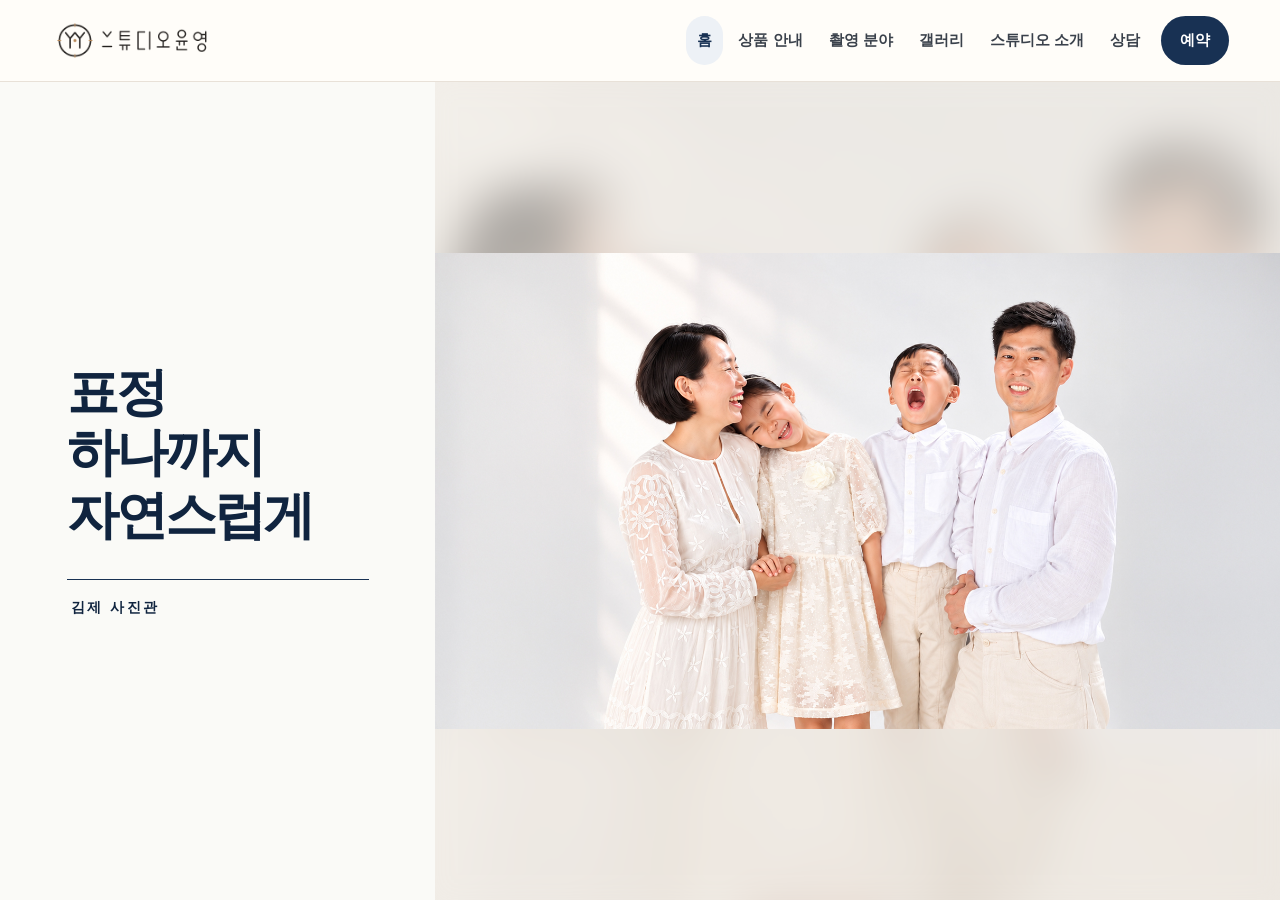
<file: index.html>
<!doctype html>
<html lang="ko"><head>
  <meta charset="utf-8">
  <meta name="viewport" content="width=device-width,initial-scale=1">
  <title>표정 하나까지 자연스럽게 | 김제 사진관 스튜디오윤영</title>
  <meta name="description" content="증명사진·가족사진·프로필·반려동물사진까지, 소중한 순간을 자연스럽게 담는 김제 사진관 스튜디오윤영. 전화 상담과 촬영 날짜 예약 안내.">
  <meta name="robots" content="index,follow,max-image-preview:large">
  <link rel="canonical" href="https://studioyunyoung.com/">
  <meta property="og:title" content="표정 하나까지 자연스럽게, 김제 사진관 스튜디오윤영">
  <meta property="og:description" content="증명사진·가족사진·프로필·반려동물사진까지, 소중한 순간을 자연스럽게 담습니다. 지금 예약을 확인해보세요.">
  <meta property="og:type" content="website">
  <meta property="og:locale" content="ko_KR">
  <meta property="og:site_name" content="스튜디오윤영">
  <meta property="og:url" content="https://studioyunyoung.com/">
  <meta property="og:image" content="https://studioyunyoung.com/images/studio-yunyoung-og.jpg">
  <meta name="twitter:card" content="summary_large_image">
  <meta name="google-site-verification" content="3kci3EjsQN4Li2JNepn-wBE82JC1G_40nreCyYBbJPE">
  <meta name="naver-site-verification" content="561d29f0ad406aca22799c77ac0c1b905d959509">
  <meta name="theme-color" content="#183153">
  <link rel="icon" href="/images/photo-001.webp">
  <link rel="stylesheet" href="/css/style-12.css?v=20260924-1">
  <script type="application/ld+json">{"@context":"https://schema.org","@type":"LocalBusiness","name":"스튜디오윤영","description":"김제시 중앙로 138, 2층 스튜디오윤영. 가족사진, 프로필, 반려동물사진, 증명사진 촬영 안내.","telephone":"010-2872-0100","address":{"@type":"PostalAddress","streetAddress":"중앙로 138, 2층","addressLocality":"김제시","addressRegion":"전북특별자치도","addressCountry":"KR"},"sameAs":["https://www.instagram.com/studio_yunyoung","https://pf.kakao.com/_uxjmls"],"openingHoursSpecification":{"@type":"OpeningHoursSpecification","dayOfWeek":["Monday","Wednesday","Thursday","Friday","Saturday","Sunday"],"opens":"10:00","closes":"20:00"},"url":"https://studioyunyoung.com/"}</script>
</head>
<body class="home-page">
  <a class="skip-link" href="#content">본문으로 바로가기</a>
  <header class="site-header home-header">
    <a class="brand-logo" href="/" aria-label="스튜디오윤영 홈"><img src="/images/photo-002.webp" width="1600" height="440" alt="스튜디오윤영"></a>
    <button class="menu-toggle" type="button" aria-controls="main-nav" aria-expanded="false">☰ 메뉴</button>
    <nav class="main-nav" id="main-nav" aria-label="주요 메뉴">
      <a href="/" aria-current="page">홈</a><a href="/price/">상품 안내</a><a href="/services/">촬영 분야</a><a href="/portfolio/">갤러리</a><a href="/about/">스튜디오 소개</a><a href="/consult/">상담</a>
      <a class="nav-book" href="https://m.booking.naver.com/booking/10/bizes/551021?theme=place&amp;entry=pll&amp;lang=ko" target="_blank" rel="noopener noreferrer">예약</a>
    </nav>
  </header>
  <main class="site-main" id="content">
    <section class="minimal-hero" aria-labelledby="hero-title">
      <div class="minimal-hero-copy">
        <h1 id="hero-title">표정 하나까지 <span>자연스럽게</span></h1>
        <p>김제 사진관</p>
      </div>
      <div class="minimal-hero-photo" data-home-slider="" aria-label="스튜디오윤영 대표사진 자동 슬라이드">
        <figure class="home-slide active" aria-hidden="false"><img class="home-slide-backdrop" src="/images/home-slide-1790221823237.jpg" width="1600" height="900" alt="" aria-hidden="true"><img class="home-slide-image" src="/images/home-slide-1790221823237.jpg" width="1600" height="900" alt="스튜디오윤영 대표 촬영사진 10"></figure>
        <figure class="home-slide" aria-hidden="true">
          <img class="home-slide-backdrop" src="/images/photo-004.webp" width="1600" height="900" alt="" aria-hidden="true">
          <img class="home-slide-image" src="/images/photo-004.webp" width="1600" height="900" alt="스튜디오윤영 대표 촬영사진 2">
        </figure>
        <figure class="home-slide" aria-hidden="true">
          <img class="home-slide-backdrop" src="/images/photo-009.webp" width="1600" height="900" alt="" aria-hidden="true">
          <img class="home-slide-image" src="/images/photo-009.webp" width="1600" height="900" alt="스튜디오윤영 대표 촬영사진 7">
        </figure><figure class="home-slide" aria-hidden="true">
          <img class="home-slide-backdrop" src="/images/photo-005.webp" width="1600" height="900" alt="" aria-hidden="true">
          <img class="home-slide-image" src="/images/photo-005.webp" width="1600" height="900" alt="스튜디오윤영 대표 촬영사진 3">
        </figure>
        <figure class="home-slide" aria-hidden="true">
          <img class="home-slide-backdrop" src="/images/photo-006.webp" width="1600" height="900" alt="" aria-hidden="true">
          <img class="home-slide-image" src="/images/photo-006.webp" width="1600" height="900" alt="스튜디오윤영 대표 촬영사진 4">
        </figure>
        <figure class="home-slide" aria-hidden="true">
          <img class="home-slide-backdrop" src="/images/photo-010.webp" width="1600" height="900" alt="" aria-hidden="true">
          <img class="home-slide-image" src="/images/photo-010.webp" width="1600" height="900" alt="스튜디오윤영 대표 촬영사진 8">
        </figure><figure class="home-slide" aria-hidden="true">
          <img class="home-slide-backdrop" src="/images/photo-007.webp" width="1600" height="900" alt="" aria-hidden="true">
          <img class="home-slide-image" src="/images/photo-007.webp" width="1600" height="900" alt="스튜디오윤영 대표 촬영사진 5">
        </figure>
        <figure class="home-slide" aria-hidden="true">
          <img class="home-slide-backdrop" src="/images/photo-008.webp" width="1600" height="900" alt="" aria-hidden="true">
          <img class="home-slide-image" src="/images/photo-008.webp" width="1600" height="900" alt="스튜디오윤영 대표 촬영사진 6">
        </figure>
        
        
        <figure class="home-slide" aria-hidden="true">
          <img class="home-slide-backdrop" src="/images/photo-011.webp" width="1600" height="900" alt="" aria-hidden="true">
          <img class="home-slide-image" src="/images/photo-011.webp" width="1600" height="900" alt="스튜디오윤영 대표 촬영사진 9">
        </figure>
      </div>
    </section>
  </main>
  <footer class="site-footer"><div class="content-wrap footer-center"><nav class="footer-actions" aria-label="연락 바로가기"><a href="https://www.instagram.com/studio_yunyoung" target="_blank" rel="noopener noreferrer" aria-label="인스타그램"><svg viewBox="0 0 24 24" aria-hidden="true"><rect x="3" y="3" width="18" height="18" rx="5"></rect><circle cx="12" cy="12" r="4"></circle><circle cx="17.5" cy="6.5" r="1"></circle></svg></a><a href="tel:010-2872-0100" aria-label="전화"><svg viewBox="0 0 24 24" aria-hidden="true"><path d="M5 4h4l2 5-3 2c1.5 3 3.5 5 6.5 6.5l2-3 4.5 2V20c0 1-1 2-2 2C10 21.5 2.5 14 2 5c0-1 1-1 3-1Z"></path></svg></a><a href="https://naver.me/GMmLZN1i" target="_blank" rel="noopener noreferrer" aria-label="오시는 길"><svg viewBox="0 0 24 24" aria-hidden="true"><path d="M12 22s7-7 7-13a7 7 0 1 0-14 0c0 6 7 13 7 13Z"></path><circle cx="12" cy="9" r="2.5"></circle></svg></a></nav><p class="footer-info">운영시간 10:00~20:00 · 매주 화요일 휴무<br>김제시 중앙로 138, 2층 사진관 · <a href="tel:010-2872-0100">010-2872-0100</a></p><p class="footer-business"><span data-business-name="">상호: 스튜디오윤영</span><span data-representative="">대표: 윤영</span><span data-business-number="">사업자등록번호: 343-03-00816</span></p><p class="copyright">Copyright © 2026 STUDIO YUNYOUNG. All Rights Reserved.</p></div></footer>
  <nav class="quick-links" aria-label="모바일 바로가기"><a href="tel:010-2872-0100">전화</a><a href="/consult/">상담</a><a class="quick-reservation" href="https://m.booking.naver.com/booking/10/bizes/551021?theme=place&amp;entry=pll&amp;lang=ko" target="_blank" rel="noopener noreferrer">예약</a><a href="https://naver.me/GMmLZN1i" target="_blank" rel="noopener noreferrer">오시는 길</a><a href="https://www.instagram.com/studio_yunyoung" target="_blank" rel="noopener noreferrer">인스타그램</a></nav>
  <script src="/js/site.js" defer=""></script>


</body></html>
</file>
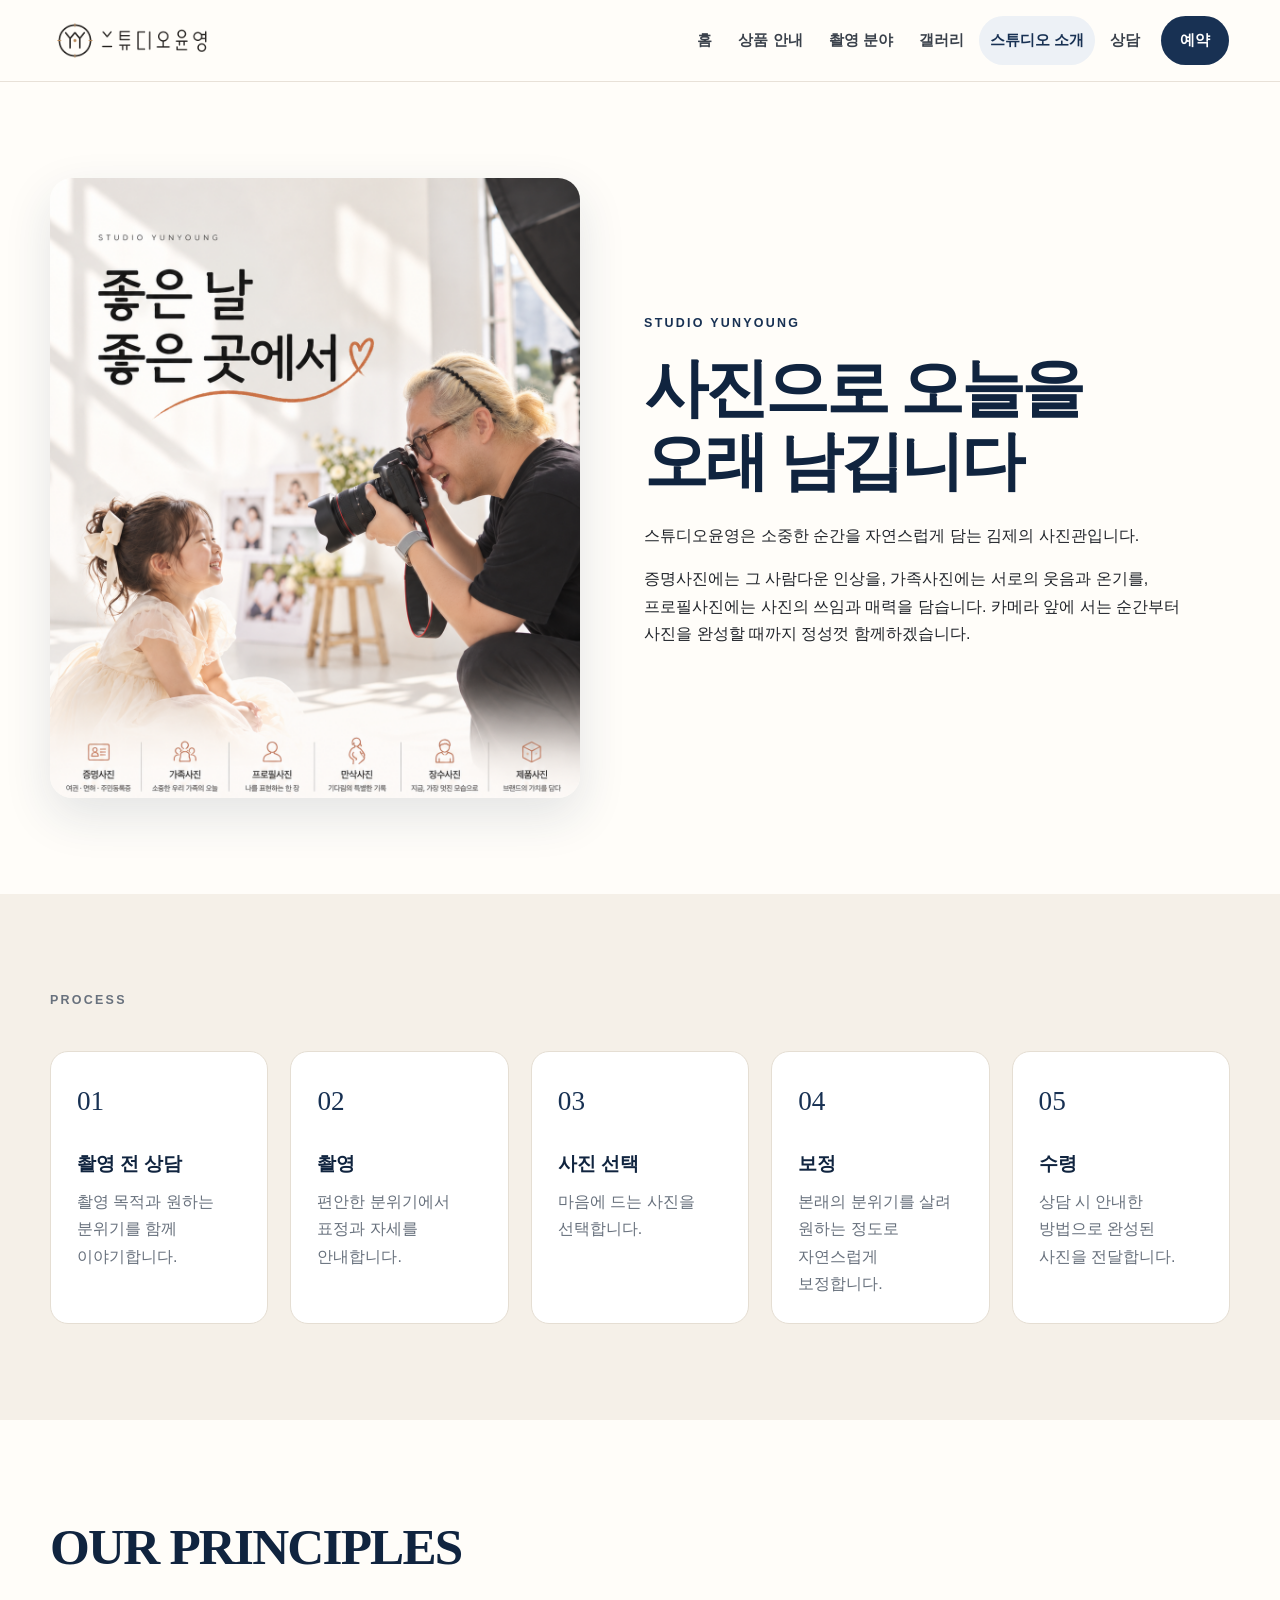
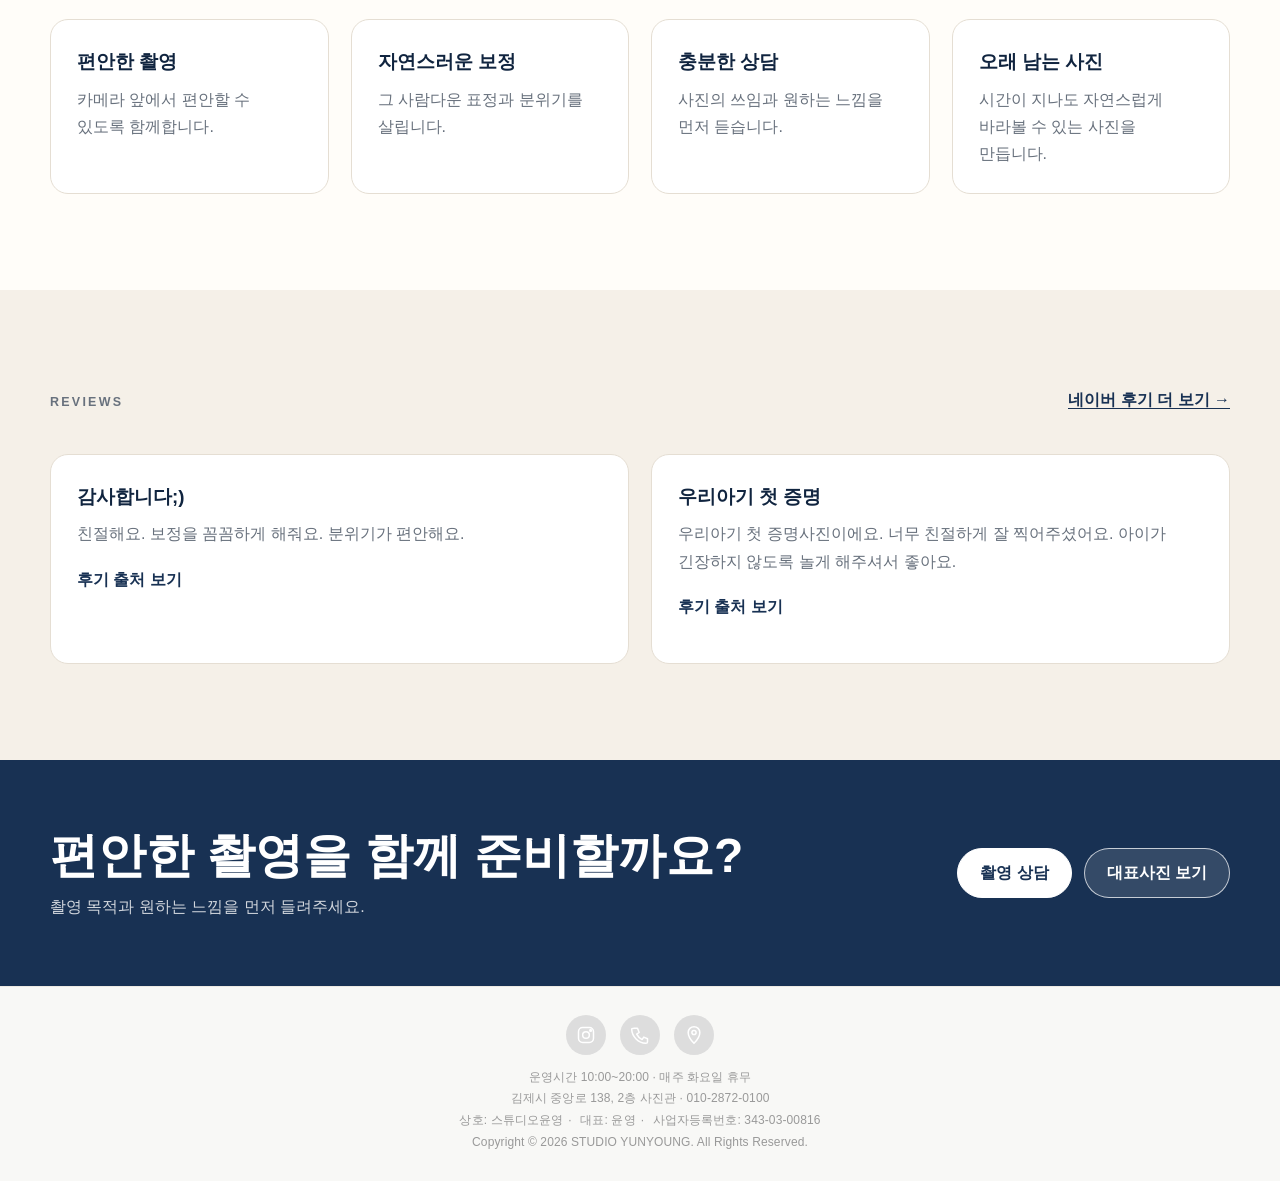
<file: about/index.html>
<!doctype html>
<html lang="ko"><head>
  <meta charset="utf-8"><meta name="viewport" content="width=device-width,initial-scale=1">
  <title>스튜디오 소개 | 스튜디오윤영 김제사진관</title>
  <meta name="description" content="편안한 촬영과 자연스러운 보정으로 오래 남을 사진을 만드는 스튜디오윤영의 촬영 철학과 과정.">
  <meta name="robots" content="index,follow,max-image-preview:large"><link rel="canonical" href="https://studioyunyoung.com/about/">
  <meta property="og:title" content="스튜디오 소개 | 스튜디오윤영"><meta property="og:description" content="사진으로 오늘을 오래 남깁니다. 스튜디오윤영의 촬영 철학과 과정."><meta property="og:type" content="website"><meta property="og:locale" content="ko_KR"><meta property="og:site_name" content="스튜디오윤영"><meta property="og:url" content="https://studioyunyoung.com/about/"><meta property="og:image" content="https://studioyunyoung.com/images/studio-yunyoung-og.jpg"><meta name="twitter:card" content="summary_large_image">
  <meta name="theme-color" content="#183153"><link rel="icon" href="/images/photo-001.webp"><link rel="stylesheet" href="/css/style-12.css?v=20260924-1">
</head>
<body>
  <a class="skip-link" href="#content">본문으로 바로가기</a>
  <header class="site-header"><a class="brand-logo" href="/" aria-label="스튜디오윤영 홈"><img src="/images/photo-002.webp" width="1600" height="440" alt="스튜디오윤영"></a><button class="menu-toggle" type="button" aria-controls="main-nav" aria-expanded="false">☰ 메뉴</button><nav class="main-nav" id="main-nav" aria-label="주요 메뉴"><a href="/">홈</a><a href="/price/">상품 안내</a><a href="/services/">촬영 분야</a><a href="/portfolio/">갤러리</a><a href="/about/" aria-current="page">스튜디오 소개</a><a href="/consult/">상담</a><a class="nav-book" href="https://m.booking.naver.com/booking/10/bizes/551021?theme=place&amp;entry=pll&amp;lang=ko" target="_blank" rel="noopener noreferrer">예약</a></nav></header>
  <main class="site-main" id="content">
    <section class="section"><div class="content-wrap about-lead"><img src="/images/photo-012.webp" width="1600" height="900" alt="스튜디오윤영 촬영 이미지"><div><p class="section-kicker">STUDIO YUNYOUNG</p><h1>사진으로 오늘을<br>오래 남깁니다</h1><p>스튜디오윤영은 소중한 순간을 자연스럽게 담는 김제의 사진관입니다.</p><p>증명사진에는 그 사람다운 인상을, 가족사진에는 서로의 웃음과 온기를, 프로필사진에는 사진의 쓰임과 매력을 담습니다. 카메라 앞에 서는 순간부터 사진을 완성할 때까지 정성껏 함께하겠습니다.</p></div></div></section>
    <section class="section section-soft" id="process" aria-labelledby="process-title"><div class="content-wrap"><div class="section-heading"><div><p class="section-kicker">PROCESS</p><h2 id="process-title"></h2></div><p></p></div><div class="process-grid"><article class="process-card"><h3>촬영 전 상담</h3><p>촬영 목적과 원하는 분위기를 함께 이야기합니다.</p></article><article class="process-card"><h3>촬영</h3><p>편안한 분위기에서 표정과 자세를 안내합니다.</p></article><article class="process-card"><h3>사진 선택</h3><p>마음에 드는 사진을 선택합니다.</p></article><article class="process-card"><h3>보정</h3><p>본래의 분위기를 살려 원하는 정도로 자연스럽게 보정합니다.</p></article><article class="process-card"><h3>수령</h3><p>상담 시 안내한 방법으로 완성된 사진을 전달합니다.</p></article></div></div></section>
    <section class="section" id="principles" aria-labelledby="principles-title"><div class="content-wrap"><div class="section-heading"><div><h2 id="principles-title">OUR PRINCIPLES</h2></div></div><div class="principle-grid"><article class="principle-card"><h3>편안한 촬영</h3><p>카메라 앞에서 편안할 수 있도록 함께합니다.</p></article><article class="principle-card"><h3>자연스러운 보정</h3><p>그 사람다운 표정과 분위기를 살립니다.</p></article><article class="principle-card"><h3>충분한 상담</h3><p>사진의 쓰임과 원하는 느낌을 먼저 듣습니다.</p></article><article class="principle-card"><h3>오래 남는 사진</h3><p>시간이 지나도 자연스럽게 바라볼 수 있는 사진을 만듭니다.</p></article></div></div></section>
    <section class="section section-soft" id="reviews" aria-labelledby="reviews-title"><div class="content-wrap"><div class="section-heading"><div><p class="section-kicker">REVIEWS</p><h2 id="reviews-title"></h2></div><p><a class="text-link" href="https://pcmap.place.naver.com/place/1227058138/review/visitor" target="_blank" rel="noopener noreferrer">네이버 후기 더 보기 →</a></p></div><div class="review-grid"><article class="review-card"><h3>감사합니다;)</h3><p>친절해요. 보정을 꼼꼼하게 해줘요. 분위기가 편안해요.</p><a class="source" href="https://m.place.naver.com/my/review/6aae3f268a6053fb1e5ec2ae" target="_blank" rel="noopener noreferrer">후기 출처 보기</a></article><article class="review-card"><h3>우리아기 첫 증명</h3><p>우리아기 첫 증명사진이에요. 너무 친절하게 잘 찍어주셨어요. 아이가 긴장하지 않도록 놀게 해주셔서 좋아요.</p><a class="source" href="https://m.place.naver.com/my/review/67e1294032980dc170e0aef8" target="_blank" rel="noopener noreferrer">후기 출처 보기</a></article></div></div></section>
    <section class="cta-band"><div class="content-wrap"><div><h2>편안한 촬영을 함께 준비할까요?</h2><p>촬영 목적과 원하는 느낌을 먼저 들려주세요.</p></div><div class="cta-actions"><a class="button button-light" href="/consult/">촬영 상담</a><a class="button button-ghost" href="/portfolio/">대표사진 보기</a></div></div></section>
  </main>
  <footer class="site-footer"><div class="content-wrap footer-center"><nav class="footer-actions" aria-label="연락 바로가기"><a href="https://www.instagram.com/studio_yunyoung" target="_blank" rel="noopener noreferrer" aria-label="인스타그램"><svg viewBox="0 0 24 24" aria-hidden="true"><rect x="3" y="3" width="18" height="18" rx="5"></rect><circle cx="12" cy="12" r="4"></circle><circle cx="17.5" cy="6.5" r="1"></circle></svg></a><a href="tel:010-2872-0100" aria-label="전화"><svg viewBox="0 0 24 24" aria-hidden="true"><path d="M5 4h4l2 5-3 2c1.5 3 3.5 5 6.5 6.5l2-3 4.5 2V20c0 1-1 2-2 2C10 21.5 2.5 14 2 5c0-1 1-1 3-1Z"></path></svg></a><a href="https://naver.me/GMmLZN1i" target="_blank" rel="noopener noreferrer" aria-label="오시는 길"><svg viewBox="0 0 24 24" aria-hidden="true"><path d="M12 22s7-7 7-13a7 7 0 1 0-14 0c0 6 7 13 7 13Z"></path><circle cx="12" cy="9" r="2.5"></circle></svg></a></nav><p class="footer-info">운영시간 10:00~20:00 · 매주 화요일 휴무<br>김제시 중앙로 138, 2층 사진관 · <a href="tel:010-2872-0100">010-2872-0100</a></p><p class="footer-business"><span data-business-name="">상호: 스튜디오윤영</span><span data-representative="">대표: 윤영</span><span data-business-number="">사업자등록번호: 343-03-00816</span></p><p class="copyright">Copyright © 2026 STUDIO YUNYOUNG. All Rights Reserved.</p></div></footer>
  <nav class="quick-links" aria-label="모바일 바로가기"><a href="tel:010-2872-0100">전화</a><a href="/consult/">상담</a><a class="quick-reservation" href="https://m.booking.naver.com/booking/10/bizes/551021?theme=place&amp;entry=pll&amp;lang=ko" target="_blank" rel="noopener noreferrer">예약</a><a href="https://naver.me/GMmLZN1i" target="_blank" rel="noopener noreferrer">오시는 길</a><a href="https://www.instagram.com/studio_yunyoung" target="_blank" rel="noopener noreferrer">인스타그램</a></nav><script src="/js/site.js" defer=""></script>

</body></html>
</file>
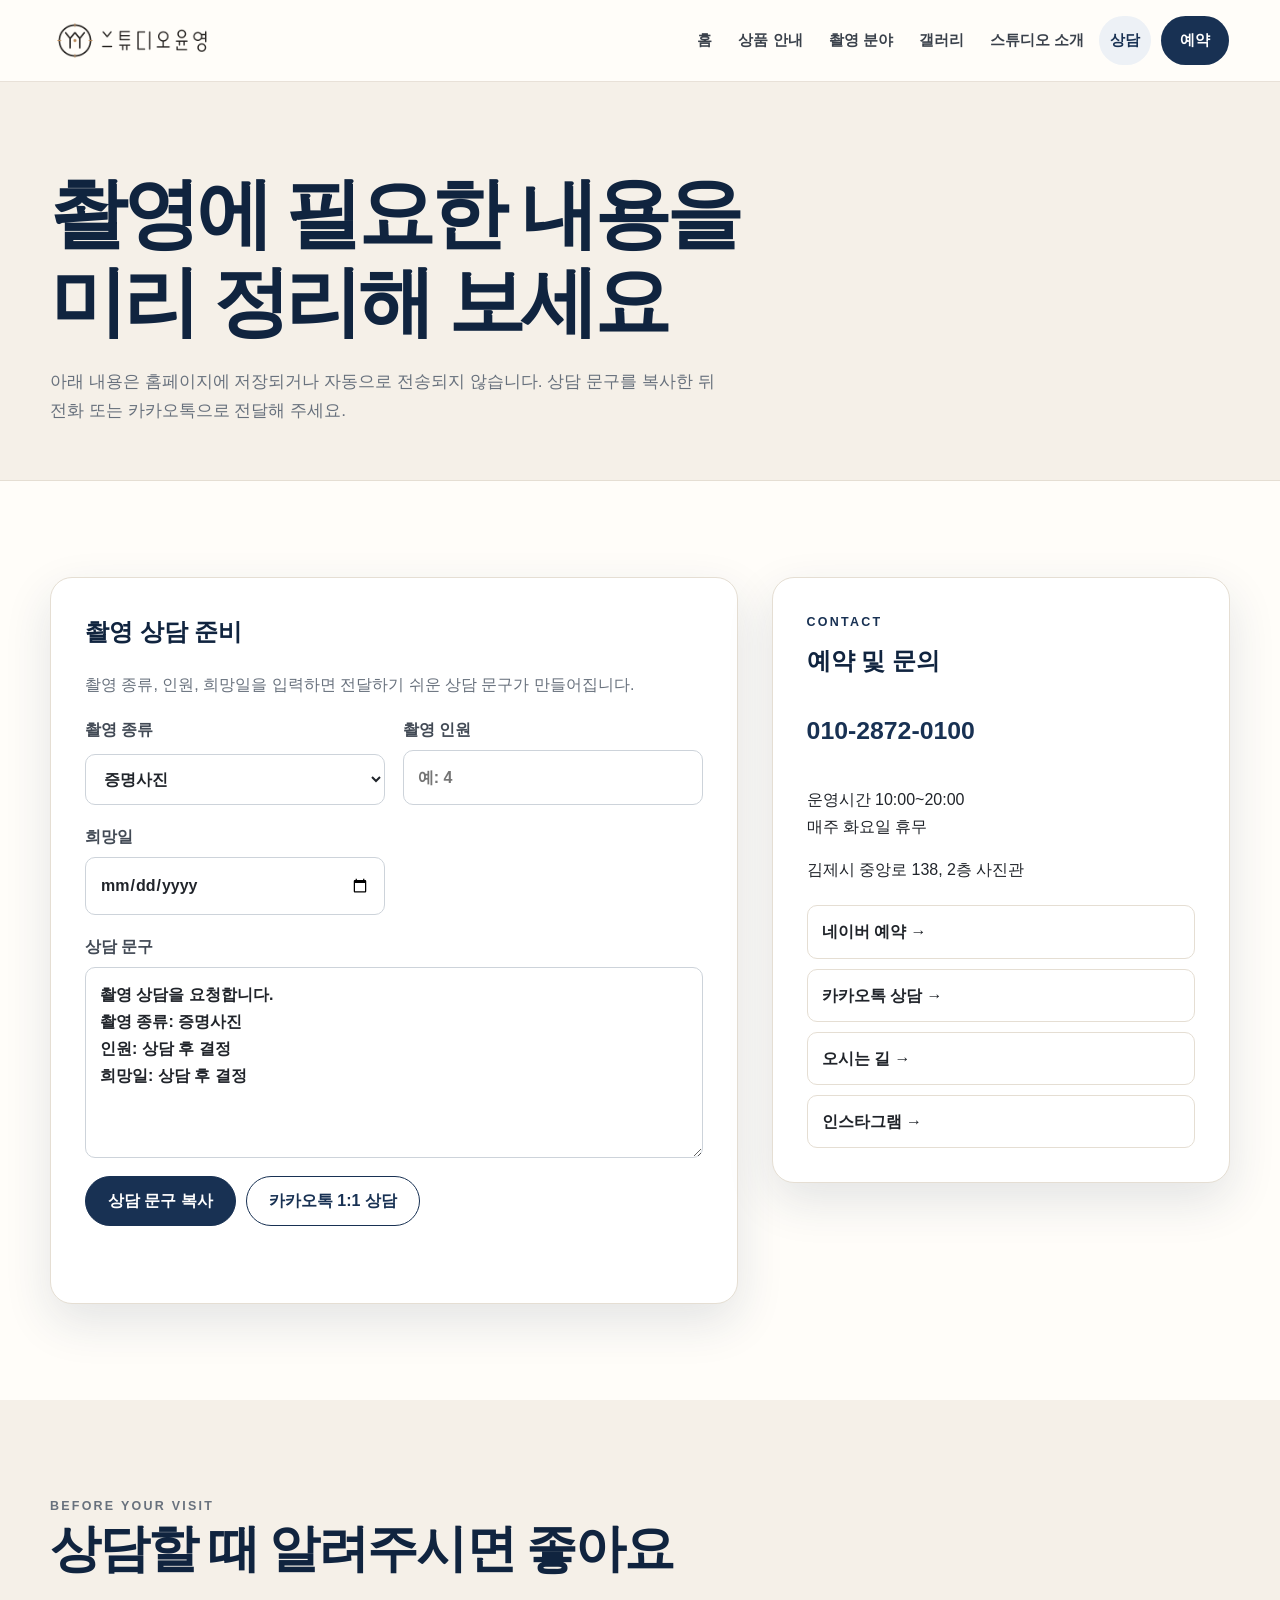
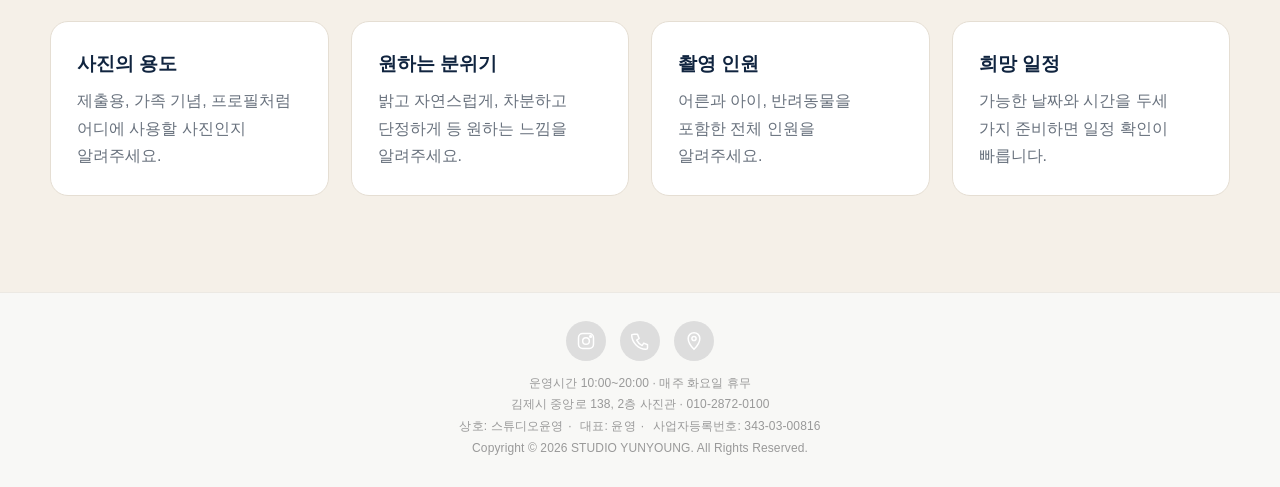
<file: consult/index.html>
<!doctype html>
<html lang="ko"><head>
  <meta charset="utf-8"><meta name="viewport" content="width=device-width,initial-scale=1">
  <title>촬영 상담·예약 | 스튜디오윤영 김제사진관</title>
  <meta name="description" content="스튜디오윤영 촬영 종류, 인원, 희망일을 정리하고 카카오톡 상담 또는 네이버 예약으로 연결하세요.">
  <meta name="robots" content="index,follow,max-image-preview:large"><link rel="canonical" href="https://studioyunyoung.com/consult/">
  <meta property="og:title" content="촬영 상담·예약 | 스튜디오윤영"><meta property="og:description" content="촬영 정보를 정리하고 전화, 카카오톡, 네이버 예약으로 편하게 문의하세요."><meta property="og:type" content="website"><meta property="og:locale" content="ko_KR"><meta property="og:site_name" content="스튜디오윤영"><meta property="og:url" content="https://studioyunyoung.com/consult/"><meta property="og:image" content="https://studioyunyoung.com/images/studio-yunyoung-og.jpg"><meta name="twitter:card" content="summary_large_image">
  <meta name="theme-color" content="#183153"><link rel="icon" href="/images/photo-001.webp"><link rel="stylesheet" href="/css/style-12.css?v=20260924-1">
</head>
<body>
  <a class="skip-link" href="#content">본문으로 바로가기</a>
  <header class="site-header"><a class="brand-logo" href="/" aria-label="스튜디오윤영 홈"><img src="/images/photo-002.webp" width="1600" height="440" alt="스튜디오윤영"></a><button class="menu-toggle" type="button" aria-controls="main-nav" aria-expanded="false">☰ 메뉴</button><nav class="main-nav" id="main-nav" aria-label="주요 메뉴"><a href="/">홈</a><a href="/price/">상품 안내</a><a href="/services/">촬영 분야</a><a href="/portfolio/">갤러리</a><a href="/about/">스튜디오 소개</a><a href="/consult/" aria-current="page">상담</a><a class="nav-book" href="https://m.booking.naver.com/booking/10/bizes/551021?theme=place&amp;entry=pll&amp;lang=ko" target="_blank" rel="noopener noreferrer">예약</a></nav></header>
  <main class="site-main" id="content">
    <header class="page-intro"><div class="content-wrap"><h1>촬영에 필요한 내용을<br>미리 정리해 보세요</h1><p>아래 내용은 홈페이지에 저장되거나 자동으로 전송되지 않습니다. 상담 문구를 복사한 뒤 전화 또는 카카오톡으로 전달해 주세요.</p></div></header>
    <section class="section"><div class="content-wrap consult-layout">
      <form class="consult-form" onsubmit="return false" aria-labelledby="consult-title"><h2 id="consult-title">촬영 상담 준비</h2><p class="form-note">촬영 종류, 인원, 희망일을 입력하면 전달하기 쉬운 상담 문구가 만들어집니다.</p><label for="consult-type">촬영 종류<select id="consult-type"><option>증명사진</option><option>가족사진</option><option>프로필사진</option><option>반려동물사진</option><option>만삭사진</option><option>제품사진</option></select></label><label for="consult-people">촬영 인원<input id="consult-people" type="number" min="1" max="100" inputmode="numeric" placeholder="예: 4"></label><label for="consult-date">희망일<input id="consult-date" type="date"></label><label class="message-field" for="consult-message">상담 문구<textarea id="consult-message" rows="6" readonly=""></textarea></label><div class="form-actions"><button class="button" type="button" id="copy-message">상담 문구 복사</button><a class="button button-outline" href="https://pf.kakao.com/_uxjmls/chat" target="_blank" rel="noopener noreferrer">카카오톡 1:1 상담</a></div><p class="copy-status" id="copy-status" role="status"></p></form>
      <aside class="contact-card" id="contact"><p class="section-kicker">CONTACT</p><h2>예약 및 문의</h2><a class="phone" href="tel:010-2872-0100">010-2872-0100</a><p>운영시간 10:00~20:00<br>매주 화요일 휴무</p><p>김제시 중앙로 138, 2층 사진관</p><div class="contact-links"><a href="https://m.booking.naver.com/booking/10/bizes/551021?theme=place&amp;entry=pll&amp;lang=ko" target="_blank" rel="noopener noreferrer">네이버 예약 →</a><a href="https://pf.kakao.com/_uxjmls/chat" target="_blank" rel="noopener noreferrer">카카오톡 상담 →</a><a href="https://naver.me/GMmLZN1i" target="_blank" rel="noopener noreferrer">오시는 길 →</a><a href="https://www.instagram.com/studio_yunyoung" target="_blank" rel="noopener noreferrer">인스타그램 →</a></div></aside>
    </div></section>
    <section class="section section-soft"><div class="content-wrap"><div class="section-heading"><div><p class="section-kicker">BEFORE YOUR VISIT</p><h2>상담할 때 알려주시면 좋아요</h2></div></div><div class="principle-grid"><article class="principle-card"><h3>사진의 용도</h3><p>제출용, 가족 기념, 프로필처럼 어디에 사용할 사진인지 알려주세요.</p></article><article class="principle-card"><h3>원하는 분위기</h3><p>밝고 자연스럽게, 차분하고 단정하게 등 원하는 느낌을 알려주세요.</p></article><article class="principle-card"><h3>촬영 인원</h3><p>어른과 아이, 반려동물을 포함한 전체 인원을 알려주세요.</p></article><article class="principle-card"><h3>희망 일정</h3><p>가능한 날짜와 시간을 두세 가지 준비하면 일정 확인이 빠릅니다.</p></article></div></div></section>
  </main>
  <footer class="site-footer"><div class="content-wrap footer-center"><nav class="footer-actions" aria-label="연락 바로가기"><a href="https://www.instagram.com/studio_yunyoung" target="_blank" rel="noopener noreferrer" aria-label="인스타그램"><svg viewBox="0 0 24 24" aria-hidden="true"><rect x="3" y="3" width="18" height="18" rx="5"></rect><circle cx="12" cy="12" r="4"></circle><circle cx="17.5" cy="6.5" r="1"></circle></svg></a><a href="tel:010-2872-0100" aria-label="전화"><svg viewBox="0 0 24 24" aria-hidden="true"><path d="M5 4h4l2 5-3 2c1.5 3 3.5 5 6.5 6.5l2-3 4.5 2V20c0 1-1 2-2 2C10 21.5 2.5 14 2 5c0-1 1-1 3-1Z"></path></svg></a><a href="https://naver.me/GMmLZN1i" target="_blank" rel="noopener noreferrer" aria-label="오시는 길"><svg viewBox="0 0 24 24" aria-hidden="true"><path d="M12 22s7-7 7-13a7 7 0 1 0-14 0c0 6 7 13 7 13Z"></path><circle cx="12" cy="9" r="2.5"></circle></svg></a></nav><p class="footer-info">운영시간 10:00~20:00 · 매주 화요일 휴무<br>김제시 중앙로 138, 2층 사진관 · <a href="tel:010-2872-0100">010-2872-0100</a></p><p class="footer-business"><span data-business-name="">상호: 스튜디오윤영</span><span data-representative="">대표: 윤영</span><span data-business-number="">사업자등록번호: 343-03-00816</span></p><p class="copyright">Copyright © 2026 STUDIO YUNYOUNG. All Rights Reserved.</p></div></footer>
  <nav class="quick-links" aria-label="모바일 바로가기"><a href="tel:010-2872-0100">전화</a><a href="/consult/" aria-current="page">상담</a><a class="quick-reservation" href="https://m.booking.naver.com/booking/10/bizes/551021?theme=place&amp;entry=pll&amp;lang=ko" target="_blank" rel="noopener noreferrer">예약</a><a href="https://naver.me/GMmLZN1i" target="_blank" rel="noopener noreferrer">오시는 길</a><a href="https://www.instagram.com/studio_yunyoung" target="_blank" rel="noopener noreferrer">인스타그램</a></nav><script src="/js/site.js" defer=""></script>

</body></html>
</file>
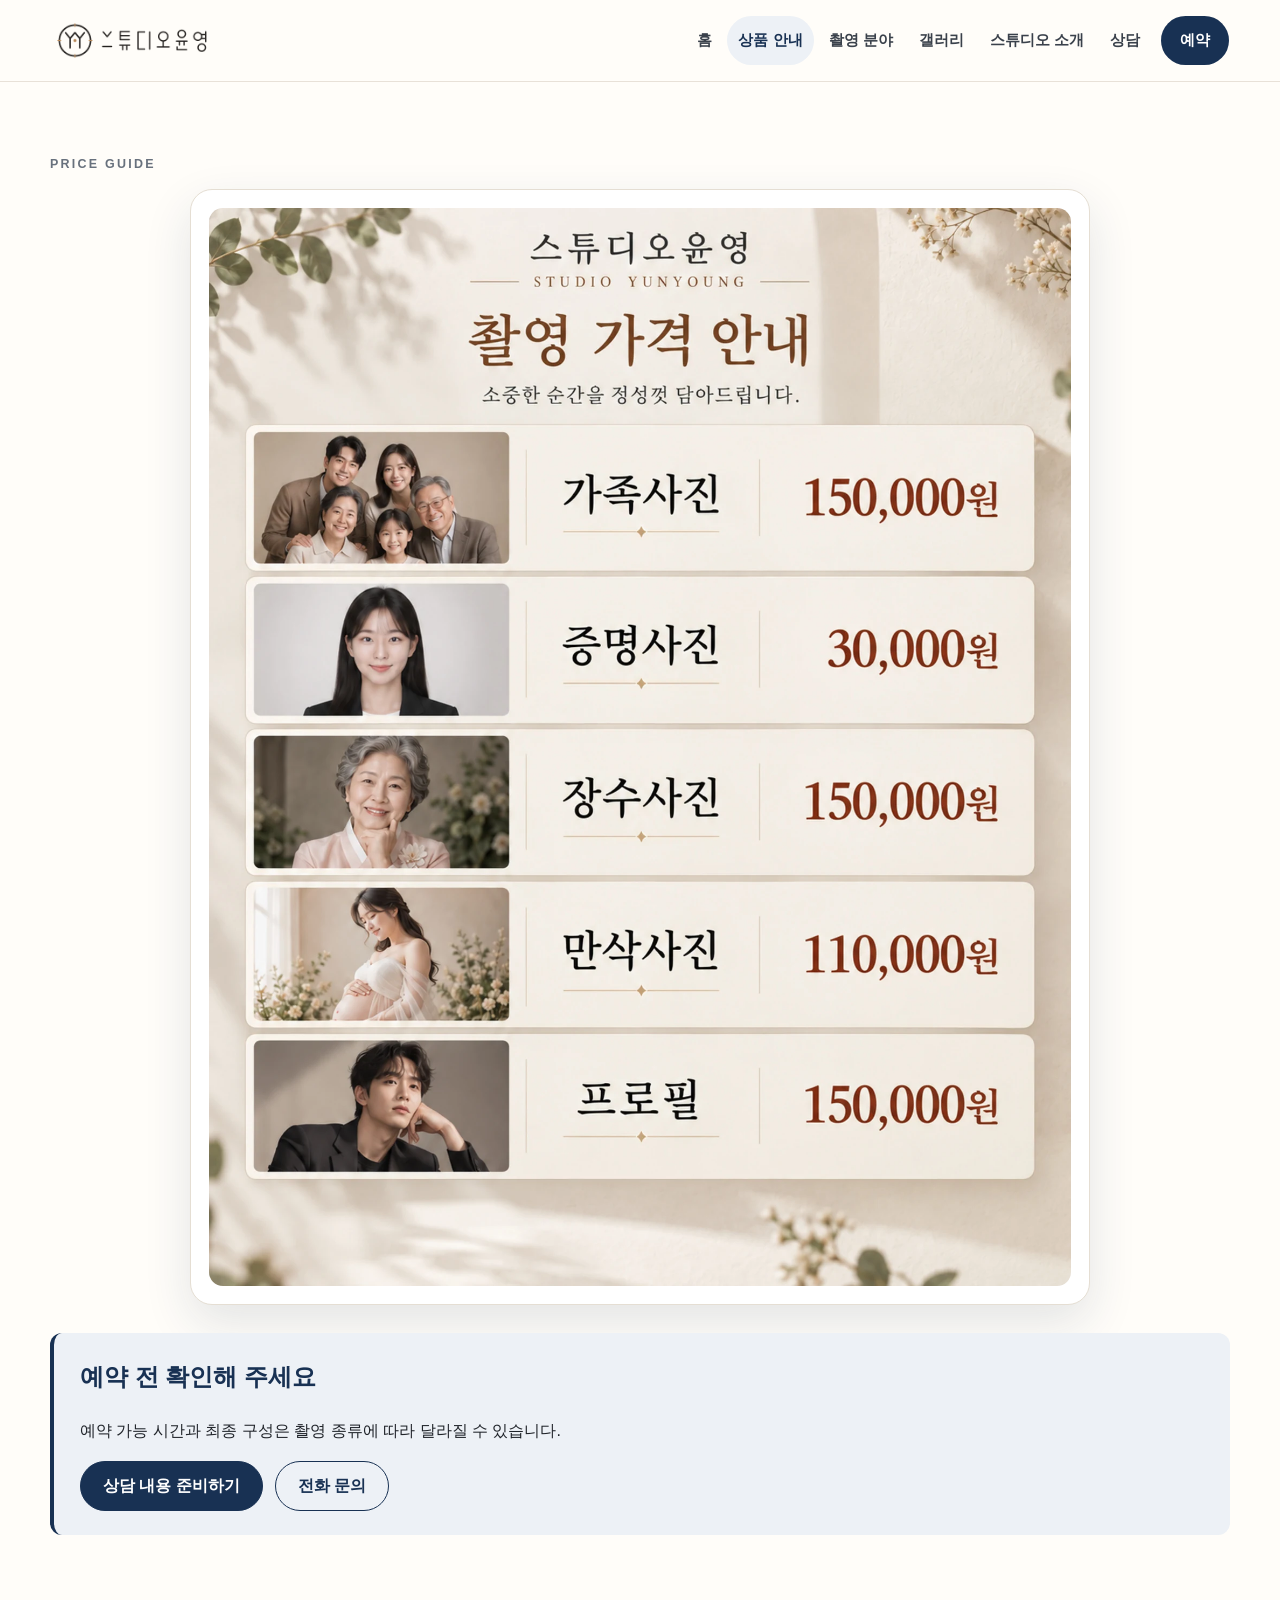
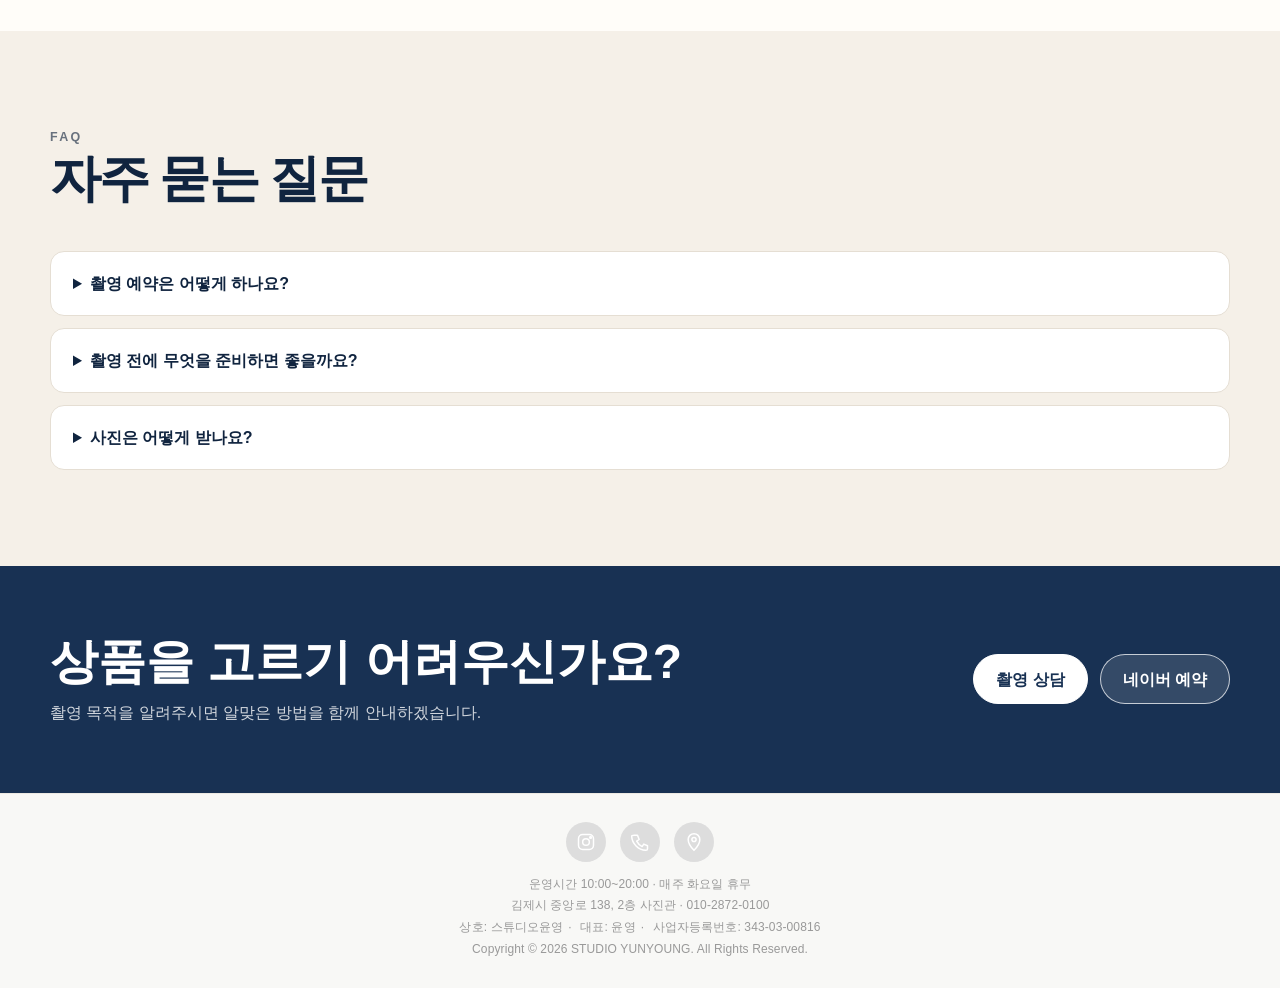
<file: price/index.html>
<!doctype html>
<html lang="ko"><head>
  <meta charset="utf-8"><meta name="viewport" content="width=device-width,initial-scale=1">
  <title>상품·가격 안내 | 스튜디오윤영 김제사진관</title>
  <meta name="description" content="스튜디오윤영 촬영 상품과 가격, 상품 구성 및 사진 수령 방법 안내.">
  <meta name="robots" content="index,follow,max-image-preview:large"><link rel="canonical" href="https://studioyunyoung.com/price/">
  <meta property="og:title" content="상품·가격 안내 | 스튜디오윤영"><meta property="og:description" content="촬영 상품과 가격, 상품 구성 및 사진 수령 방법을 확인하세요."><meta property="og:type" content="website"><meta property="og:locale" content="ko_KR"><meta property="og:site_name" content="스튜디오윤영"><meta property="og:url" content="https://studioyunyoung.com/price/"><meta property="og:image" content="https://studioyunyoung.com/images/studio-yunyoung-og.jpg"><meta name="twitter:card" content="summary_large_image">
  <meta name="theme-color" content="#183153"><link rel="icon" href="/images/photo-001.webp"><link rel="stylesheet" href="/css/style-12.css?v=20260924-1">
</head>
<body>
  <a class="skip-link" href="#content">본문으로 바로가기</a>
  <header class="site-header"><a class="brand-logo" href="/" aria-label="스튜디오윤영 홈"><img src="/images/photo-002.webp" width="1600" height="440" alt="스튜디오윤영"></a><button class="menu-toggle" type="button" aria-controls="main-nav" aria-expanded="false">☰ 메뉴</button><nav class="main-nav" id="main-nav" aria-label="주요 메뉴"><a href="/">홈</a><a href="/price/" aria-current="page">상품 안내</a><a href="/services/">촬영 분야</a><a href="/portfolio/">갤러리</a><a href="/about/">스튜디오 소개</a><a href="/consult/">상담</a><a class="nav-book" href="https://m.booking.naver.com/booking/10/bizes/551021?theme=place&amp;entry=pll&amp;lang=ko" target="_blank" rel="noopener noreferrer">예약</a></nav></header>
  <main class="site-main" id="content">
    <section class="section price-guide-section" aria-label="촬영 상품 가격 안내"><div class="content-wrap"><div class="section-heading"><div><p class="section-kicker">PRICE GUIDE</p><h2 id="price-title" class="section-heading-empty" aria-hidden="true"></h2></div></div><div class="price-sheet"><img src="/images/photo-014.webp" width="1600" height="2000" alt="스튜디오윤영 촬영 상품과 가격 안내"></div><div class="notice-box"><h2>예약 전 확인해 주세요</h2><p>예약 가능 시간과 최종 구성은 촬영 종류에 따라 달라질 수 있습니다.</p><div class="cta-actions"><a class="button" href="/consult/">상담 내용 준비하기</a><a class="button button-outline" href="tel:010-2872-0100">전화 문의</a></div></div></div></section>
    <section class="section section-soft" aria-labelledby="faq-title"><div class="content-wrap"><div class="section-heading"><div><p class="section-kicker">FAQ</p><h2 id="faq-title">자주 묻는 질문</h2></div></div><div class="faq-list"><details><summary>촬영 예약은 어떻게 하나요?</summary><p>전화·네이버 예약·카카오톡을 통해 예약하실 수 있습니다. 원하시는 촬영 종류와 일정을 알려주세요.</p></details><details><summary>촬영 전에 무엇을 준비하면 좋을까요?</summary><p>원하는 사진 분위기와 사용 목적을 미리 알려주세요. 의상과 준비물은 촬영 종류에 맞춰 상담해 드립니다.</p></details><details><summary>사진은 어떻게 받나요?</summary><p>촬영 종류에 따라 상품 구성과 수령 방법이 다릅니다. 예약 상담 시 확인해 주세요.</p></details></div></div></section>
    <section class="cta-band"><div class="content-wrap"><div><h2>상품을 고르기 어려우신가요?</h2><p>촬영 목적을 알려주시면 알맞은 방법을 함께 안내하겠습니다.</p></div><div class="cta-actions"><a class="button button-light" href="/consult/">촬영 상담</a><a class="button button-ghost" href="https://m.booking.naver.com/booking/10/bizes/551021?theme=place&amp;entry=pll&amp;lang=ko" target="_blank" rel="noopener noreferrer">네이버 예약</a></div></div></section>
  </main>
  <footer class="site-footer"><div class="content-wrap footer-center"><nav class="footer-actions" aria-label="연락 바로가기"><a href="https://www.instagram.com/studio_yunyoung" target="_blank" rel="noopener noreferrer" aria-label="인스타그램"><svg viewBox="0 0 24 24" aria-hidden="true"><rect x="3" y="3" width="18" height="18" rx="5"></rect><circle cx="12" cy="12" r="4"></circle><circle cx="17.5" cy="6.5" r="1"></circle></svg></a><a href="tel:010-2872-0100" aria-label="전화"><svg viewBox="0 0 24 24" aria-hidden="true"><path d="M5 4h4l2 5-3 2c1.5 3 3.5 5 6.5 6.5l2-3 4.5 2V20c0 1-1 2-2 2C10 21.5 2.5 14 2 5c0-1 1-1 3-1Z"></path></svg></a><a href="https://naver.me/GMmLZN1i" target="_blank" rel="noopener noreferrer" aria-label="오시는 길"><svg viewBox="0 0 24 24" aria-hidden="true"><path d="M12 22s7-7 7-13a7 7 0 1 0-14 0c0 6 7 13 7 13Z"></path><circle cx="12" cy="9" r="2.5"></circle></svg></a></nav><p class="footer-info">운영시간 10:00~20:00 · 매주 화요일 휴무<br>김제시 중앙로 138, 2층 사진관 · <a href="tel:010-2872-0100">010-2872-0100</a></p><p class="footer-business"><span data-business-name="">상호: 스튜디오윤영</span><span data-representative="">대표: 윤영</span><span data-business-number="">사업자등록번호: 343-03-00816</span></p><p class="copyright">Copyright © 2026 STUDIO YUNYOUNG. All Rights Reserved.</p></div></footer>
  <nav class="quick-links" aria-label="모바일 바로가기"><a href="tel:010-2872-0100">전화</a><a href="/consult/">상담</a><a class="quick-reservation" href="https://m.booking.naver.com/booking/10/bizes/551021?theme=place&amp;entry=pll&amp;lang=ko" target="_blank" rel="noopener noreferrer">예약</a><a href="https://naver.me/GMmLZN1i" target="_blank" rel="noopener noreferrer">오시는 길</a><a href="https://www.instagram.com/studio_yunyoung" target="_blank" rel="noopener noreferrer">인스타그램</a></nav><script src="/js/site.js" defer=""></script>

</body></html>
</file>
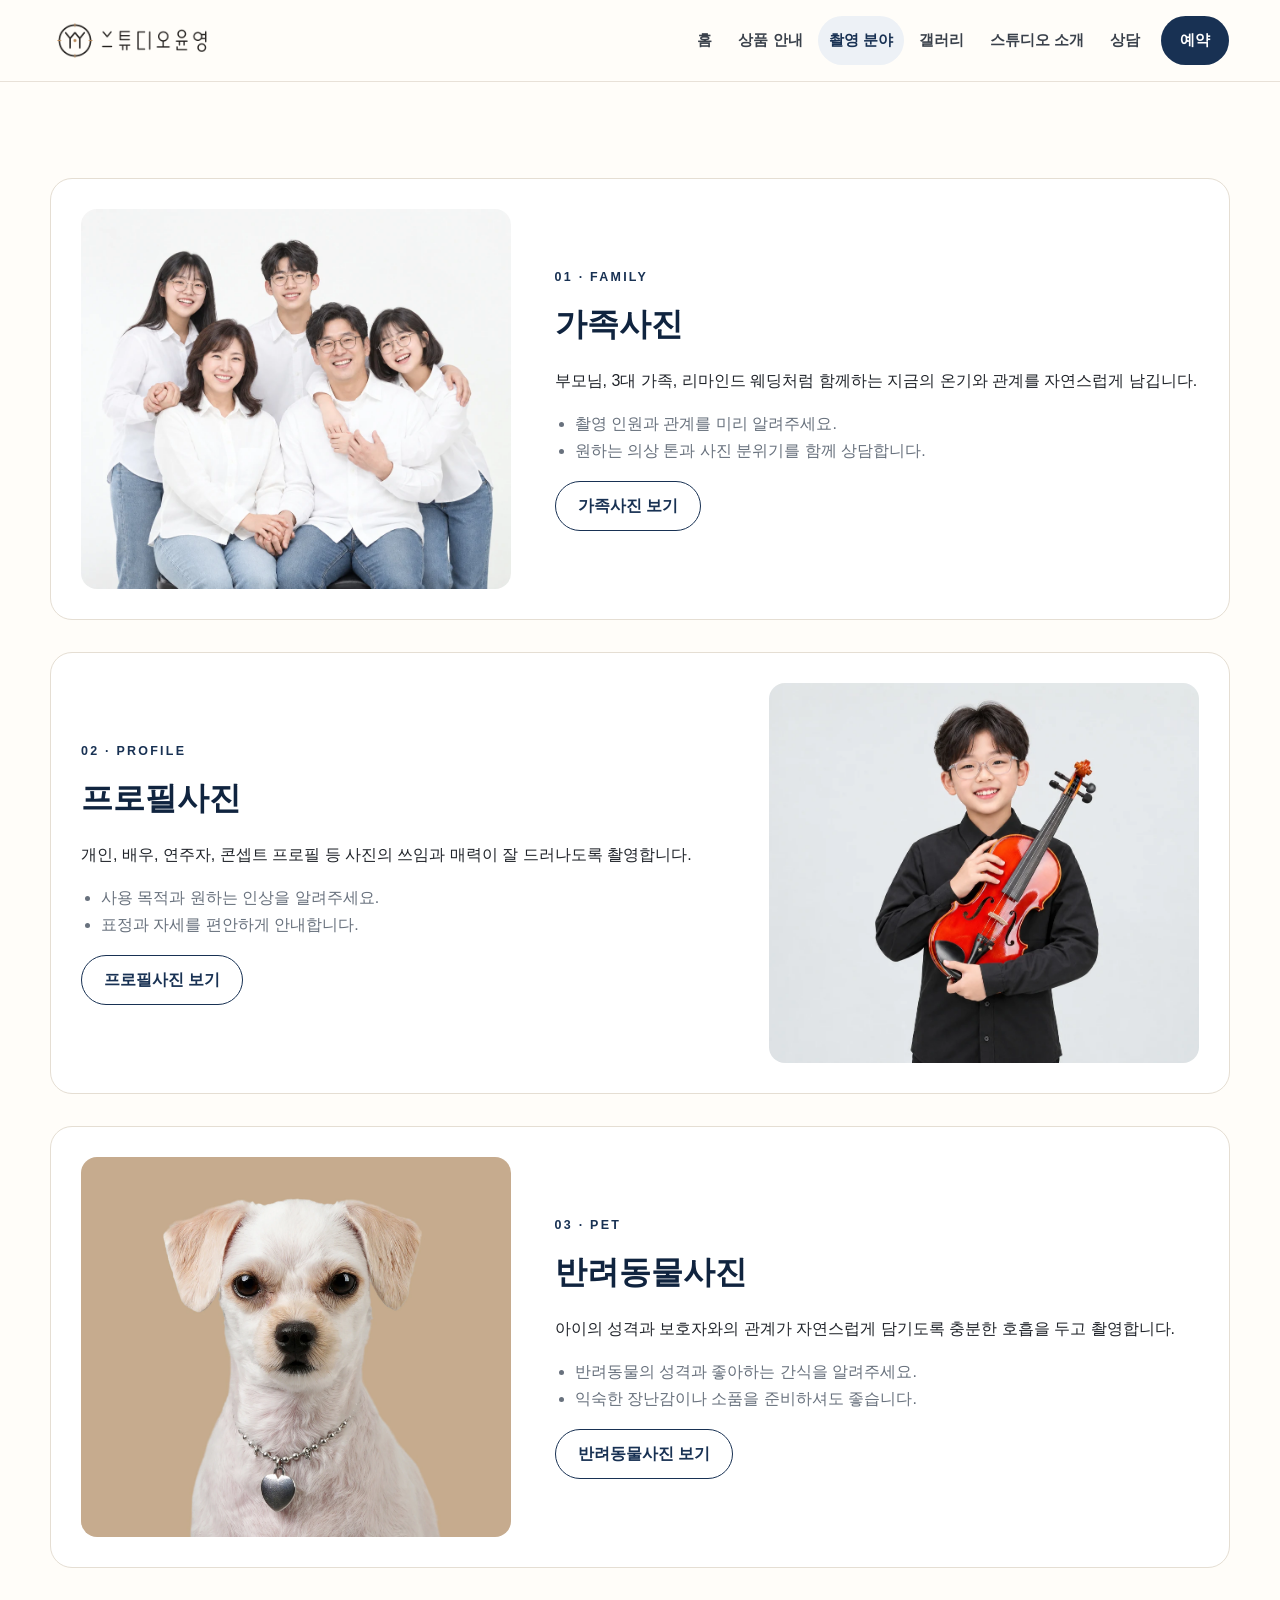
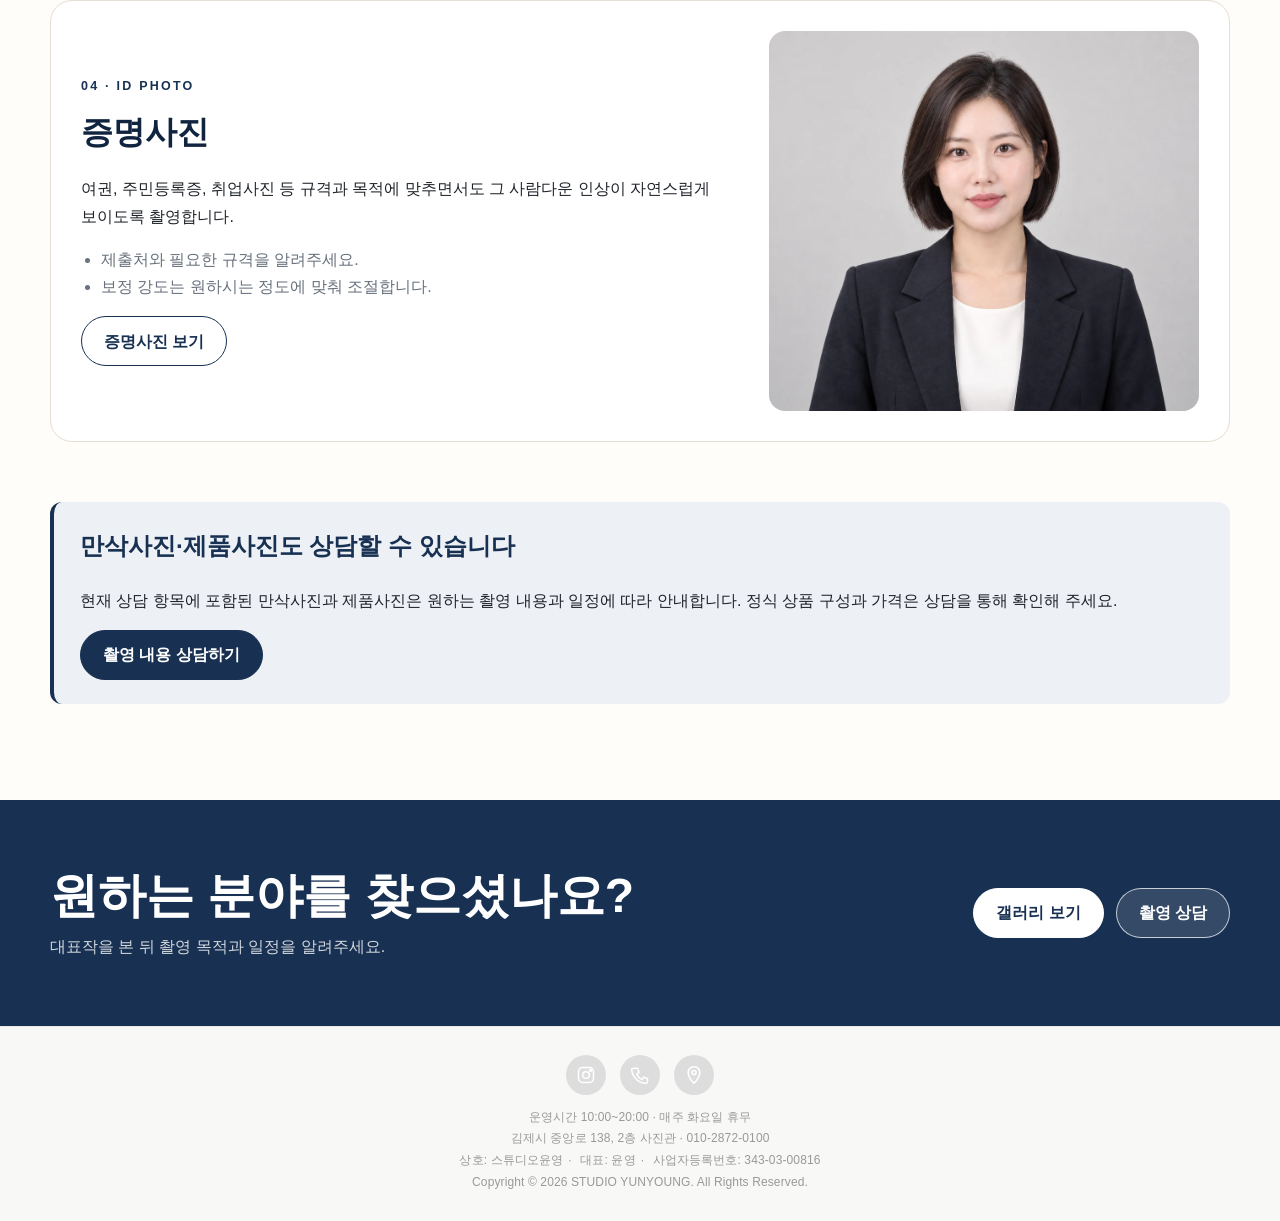
<file: services/index.html>
<!doctype html>
<html lang="ko"><head>
  <meta charset="utf-8"><meta name="viewport" content="width=device-width,initial-scale=1">
  <title>촬영 분야 안내 | 스튜디오윤영 김제사진관</title>
  <meta name="description" content="스튜디오윤영 가족사진, 프로필사진, 반려동물사진, 증명사진 촬영 분야 안내.">
  <meta name="robots" content="index,follow,max-image-preview:large"><link rel="canonical" href="https://studioyunyoung.com/services/">
  <meta property="og:title" content="촬영 분야 안내 | 스튜디오윤영"><meta property="og:description" content="가족사진, 프로필사진, 반려동물사진, 증명사진 촬영 안내."><meta property="og:type" content="website"><meta property="og:locale" content="ko_KR"><meta property="og:site_name" content="스튜디오윤영"><meta property="og:url" content="https://studioyunyoung.com/services/"><meta property="og:image" content="https://studioyunyoung.com/images/studio-yunyoung-og.jpg"><meta name="twitter:card" content="summary_large_image">
  <meta name="theme-color" content="#183153"><link rel="icon" href="/images/photo-001.webp"><link rel="stylesheet" href="/css/style-12.css?v=20260924-1">
</head>
<body>
  <a class="skip-link" href="#content">본문으로 바로가기</a>
  <header class="site-header"><a class="brand-logo" href="/" aria-label="스튜디오윤영 홈"><img src="/images/photo-002.webp" width="1600" height="440" alt="스튜디오윤영"></a><button class="menu-toggle" type="button" aria-controls="main-nav" aria-expanded="false">☰ 메뉴</button><nav class="main-nav" id="main-nav" aria-label="주요 메뉴"><a href="/">홈</a><a href="/price/">상품 안내</a><a href="/services/" aria-current="page">촬영 분야</a><a href="/portfolio/">갤러리</a><a href="/about/">스튜디오 소개</a><a href="/consult/">상담</a><a class="nav-book" href="https://m.booking.naver.com/booking/10/bizes/551021?theme=place&amp;entry=pll&amp;lang=ko" target="_blank" rel="noopener noreferrer">예약</a></nav></header>
  <main class="site-main" id="content">
    <section class="section"><div class="content-wrap service-detail-list">
      <article class="service-detail" id="family"><img src="/images/photo-015.webp" width="1200" height="900" alt="가족사진"><div><p class="section-kicker">01 · FAMILY</p><h2>가족사진</h2><p>부모님, 3대 가족, 리마인드 웨딩처럼 함께하는 지금의 온기와 관계를 자연스럽게 남깁니다.</p><ul><li>촬영 인원과 관계를 미리 알려주세요.</li><li>원하는 의상 톤과 사진 분위기를 함께 상담합니다.</li></ul><a class="button button-outline" href="/portfolio/#family">가족사진 보기</a></div></article>
      <article class="service-detail" id="profile"><img src="/images/photo-016.webp" width="1200" height="900" alt="프로필사진"><div><p class="section-kicker">02 · PROFILE</p><h2>프로필사진</h2><p>개인, 배우, 연주자, 콘셉트 프로필 등 사진의 쓰임과 매력이 잘 드러나도록 촬영합니다.</p><ul><li>사용 목적과 원하는 인상을 알려주세요.</li><li>표정과 자세를 편안하게 안내합니다.</li></ul><a class="button button-outline" href="/portfolio/#profile">프로필사진 보기</a></div></article>
      <article class="service-detail" id="pet"><img src="/images/photo-017.webp" width="1500" height="1500" alt="반려동물사진"><div><p class="section-kicker">03 · PET</p><h2>반려동물사진</h2><p>아이의 성격과 보호자와의 관계가 자연스럽게 담기도록 충분한 호흡을 두고 촬영합니다.</p><ul><li>반려동물의 성격과 좋아하는 간식을 알려주세요.</li><li>익숙한 장난감이나 소품을 준비하셔도 좋습니다.</li></ul><a class="button button-outline" href="/portfolio/#pet">반려동물사진 보기</a></div></article>
      <article class="service-detail" id="id"><img src="/images/photo-018.webp" width="1200" height="900" alt="증명사진"><div><p class="section-kicker">04 · ID PHOTO</p><h2>증명사진</h2><p>여권, 주민등록증, 취업사진 등 규격과 목적에 맞추면서도 그 사람다운 인상이 자연스럽게 보이도록 촬영합니다.</p><ul><li>제출처와 필요한 규격을 알려주세요.</li><li>보정 강도는 원하시는 정도에 맞춰 조절합니다.</li></ul><a class="button button-outline" href="/portfolio/#id">증명사진 보기</a></div></article>
      <div class="notice-box"><h2>만삭사진·제품사진도 상담할 수 있습니다</h2><p>현재 상담 항목에 포함된 만삭사진과 제품사진은 원하는 촬영 내용과 일정에 따라 안내합니다. 정식 상품 구성과 가격은 상담을 통해 확인해 주세요.</p><a class="button" href="/consult/">촬영 내용 상담하기</a></div>
    </div></section>
    <section class="cta-band"><div class="content-wrap"><div><h2>원하는 분야를 찾으셨나요?</h2><p>대표작을 본 뒤 촬영 목적과 일정을 알려주세요.</p></div><div class="cta-actions"><a class="button button-light" href="/portfolio/">갤러리 보기</a><a class="button button-ghost" href="/consult/">촬영 상담</a></div></div></section>
  </main>
  <footer class="site-footer"><div class="content-wrap footer-center"><nav class="footer-actions" aria-label="연락 바로가기"><a href="https://www.instagram.com/studio_yunyoung" target="_blank" rel="noopener noreferrer" aria-label="인스타그램"><svg viewBox="0 0 24 24" aria-hidden="true"><rect x="3" y="3" width="18" height="18" rx="5"></rect><circle cx="12" cy="12" r="4"></circle><circle cx="17.5" cy="6.5" r="1"></circle></svg></a><a href="tel:010-2872-0100" aria-label="전화"><svg viewBox="0 0 24 24" aria-hidden="true"><path d="M5 4h4l2 5-3 2c1.5 3 3.5 5 6.5 6.5l2-3 4.5 2V20c0 1-1 2-2 2C10 21.5 2.5 14 2 5c0-1 1-1 3-1Z"></path></svg></a><a href="https://naver.me/GMmLZN1i" target="_blank" rel="noopener noreferrer" aria-label="오시는 길"><svg viewBox="0 0 24 24" aria-hidden="true"><path d="M12 22s7-7 7-13a7 7 0 1 0-14 0c0 6 7 13 7 13Z"></path><circle cx="12" cy="9" r="2.5"></circle></svg></a></nav><p class="footer-info">운영시간 10:00~20:00 · 매주 화요일 휴무<br>김제시 중앙로 138, 2층 사진관 · <a href="tel:010-2872-0100">010-2872-0100</a></p><p class="footer-business"><span data-business-name="">상호: 스튜디오윤영</span><span data-representative="">대표: 윤영</span><span data-business-number="">사업자등록번호: 343-03-00816</span></p><p class="copyright">Copyright © 2026 STUDIO YUNYOUNG. All Rights Reserved.</p></div></footer>
  <nav class="quick-links" aria-label="모바일 바로가기"><a href="tel:010-2872-0100">전화</a><a href="/consult/">상담</a><a class="quick-reservation" href="https://m.booking.naver.com/booking/10/bizes/551021?theme=place&amp;entry=pll&amp;lang=ko" target="_blank" rel="noopener noreferrer">예약</a><a href="https://naver.me/GMmLZN1i" target="_blank" rel="noopener noreferrer">오시는 길</a><a href="https://www.instagram.com/studio_yunyoung" target="_blank" rel="noopener noreferrer">인스타그램</a></nav><script src="/js/site.js" defer=""></script>

</body></html>
</file>
<file: css/style-12.css>
:root {
  --navy: #183153;
  --navy-deep: #10243f;
  --ink: #20242a;
  --muted: #68717d;
  --paper: #fffdf9;
  --warm: #f5f0e8;
  --line: #e5ded3;
  --white: #ffffff;
  --shadow: 0 18px 48px rgba(24, 49, 83, 0.12);
  --radius: 22px;
  --content: 1180px;
}

* { box-sizing: border-box; }
html { scroll-behavior: smooth; }
body {
  margin: 0;
  color: var(--ink);
  background: var(--paper);
  font-family: -apple-system, BlinkMacSystemFont, "Apple SD Gothic Neo", "Noto Sans KR", "Malgun Gothic", sans-serif;
  line-height: 1.7;
  word-break: keep-all;
}
body.menu-open { overflow: hidden; }
img { display: block; max-width: 100%; }
a { color: inherit; text-decoration: none; }
button, input, select, textarea { font: inherit; }
button { color: inherit; }
.sr-only {
  position: absolute;
  width: 1px;
  height: 1px;
  padding: 0;
  margin: -1px;
  overflow: hidden;
  clip: rect(0, 0, 0, 0);
  white-space: nowrap;
  border: 0;
}
.skip-link {
  position: fixed;
  z-index: 999;
  left: 16px;
  top: -80px;
  padding: 10px 16px;
  color: var(--white);
  background: var(--navy);
  border-radius: 8px;
}
.skip-link:focus { top: 16px; }

.site-header {
  position: sticky;
  z-index: 100;
  top: 0;
  display: flex;
  align-items: center;
  justify-content: space-between;
  min-height: 82px;
  padding: 10px clamp(28px, 4vw, 72px);
  background: rgba(255, 253, 249, 0.94);
  border-bottom: 1px solid rgba(229, 222, 211, 0.86);
  backdrop-filter: blur(16px);
}
.brand-logo { flex: 0 0 auto; }
.brand-logo img { width: 174px; height: auto; }
.main-nav { display: flex; align-items: center; gap: 4px; margin-left: auto; }
.main-nav > a {
  position: relative;
  padding: 12px 11px;
  border-radius: 999px;
  color: #3a414b;
  font-size: 0.93rem;
  font-weight: 650;
}
.main-nav > a:hover,
.main-nav > a:focus-visible,
.main-nav > a[aria-current="page"] { color: var(--navy); background: #edf1f6; }
.main-nav > .nav-book,
.main-nav > .nav-book:hover,
.main-nav > .nav-book:focus-visible {
  margin-left: 6px;
  padding-inline: 19px;
  color: var(--white);
  background: var(--navy);
}
.menu-toggle {
  display: none;
  border: 1px solid var(--line);
  padding: 10px 14px;
  background: var(--white);
  border-radius: 999px;
  font-weight: 700;
}

.site-main { overflow: hidden; }
.content-wrap { width: min(var(--content), calc(100% - 40px)); margin: 0 auto; }
.section { padding: 96px 0; }
.section-soft { background: var(--warm); }
.section-kicker {
  margin: 0 0 8px;
  color: var(--navy);
  font-size: 0.78rem;
  font-weight: 800;
  letter-spacing: 0.18em;
}
.section-heading {
  display: flex;
  align-items: end;
  justify-content: space-between;
  gap: 28px;
  margin-bottom: 40px;
}
.section-heading h2,
.page-intro h1 {
  margin: 0;
  color: var(--navy-deep);
  font-family: Georgia, "Times New Roman", "Batang", serif;
  font-weight: 600;
  line-height: 1.23;
  letter-spacing: -0.035em;
}
.section-heading h2 { font-size: clamp(2rem, 4vw, 3.5rem); }
.section-heading-empty { min-height: 1.23em; }
.section-heading p { max-width: 500px; margin: 0; color: var(--muted); }
.text-link { color: var(--navy); font-weight: 800; border-bottom: 1px solid currentColor; }

.minimal-hero {
  display: grid;
  grid-template-columns: minmax(340px, 0.68fr) minmax(0, 1.32fr);
  min-height: calc(100svh - 82px);
  background: #fafaf7;
}
.minimal-hero-copy {
  display: flex;
  flex-direction: column;
  justify-content: center;
  padding: clamp(64px, 8vw, 126px) clamp(52px, 6.4vw, 104px);
  color: var(--navy-deep);
}
.minimal-hero-copy h1 {
  width: 100%;
  max-width: 390px;
  margin: 0;
  font-family: "Helvetica Neue", "Apple SD Gothic Neo", "Noto Sans KR", "Malgun Gothic", sans-serif;
  font-size: clamp(2.75rem, 4.2vw, 4.75rem);
  font-weight: 600;
  line-height: 1.14;
  letter-spacing: -0.055em;
}
.minimal-hero-copy h1 span { display: block; margin-top: 0.06em; }
.minimal-hero-copy p {
  width: min(100%, 320px);
  margin: 34px 0 0;
  padding: 16px 0 0 4px;
  border-top: 1px solid var(--navy);
  font-size: 0.88rem;
  font-weight: 750;
  letter-spacing: 0.18em;
}
.minimal-hero-photo {
  position: relative;
  min-width: 0;
  min-height: 0;
  overflow: hidden;
  background: #eeeae3;
  isolation: isolate;
}
.home-slide {
  position: absolute;
  inset: 0;
  margin: 0;
  opacity: 0;
  visibility: hidden;
  transition: opacity 2.2s ease, visibility 0s linear 2.2s;
}
.home-slide.active {
  z-index: 1;
  opacity: 1;
  visibility: visible;
  transition-delay: 0s;
}
.home-slide img {
  position: absolute;
  inset: 0;
  width: 100%;
  height: 100%;
  object-position: center;
}
.home-slide-backdrop {
  z-index: 0;
  object-fit: cover;
  filter: blur(22px) saturate(.72);
  opacity: .3;
  transform: scale(1.08);
}
.home-slide-image {
  z-index: 1;
  object-fit: contain;
}
.hero-actions, .cta-actions { display: flex; flex-wrap: wrap; gap: 12px; }
.button {
  display: inline-flex;
  align-items: center;
  justify-content: center;
  min-height: 50px;
  padding: 0 22px;
  border: 1px solid var(--navy);
  border-radius: 999px;
  color: var(--white);
  background: var(--navy);
  font-weight: 800;
  transition: transform 0.2s ease, box-shadow 0.2s ease;
}
.button:hover, .button:focus-visible { transform: translateY(-2px); box-shadow: 0 10px 26px rgba(24, 49, 83, 0.2); }
.button-light { border-color: var(--white); background: var(--white); color: var(--navy); }
.button-ghost { border-color: rgba(255,255,255,.72); background: rgba(255,255,255,.12); color: var(--white); }
.button-outline { background: transparent; color: var(--navy); }
.hero-controls {
  position: absolute;
  z-index: 3;
  right: max(24px, calc((100vw - var(--content)) / 2));
  bottom: 36px;
  display: flex;
  gap: 8px;
}
.hero-dot {
  width: 34px;
  height: 4px;
  padding: 0;
  border: 0;
  border-radius: 99px;
  background: rgba(255,255,255,.46);
  cursor: pointer;
}
.hero-dot.active { background: var(--white); }

.service-grid, .preview-grid, .principle-grid, .process-grid { display: grid; gap: 22px; }
.service-grid { grid-template-columns: repeat(4, 1fr); }
.service-card {
  position: relative;
  min-height: 430px;
  overflow: hidden;
  border-radius: var(--radius);
  background: #d9d9d9;
  box-shadow: var(--shadow);
}
.service-card img { width: 100%; height: 100%; object-fit: cover; transition: transform .5s ease; }
.service-card:hover img { transform: scale(1.035); }
.service-card::after { content: ""; position: absolute; inset: 38% 0 0; background: linear-gradient(transparent, rgba(8,19,33,.82)); }
.service-card-copy { position: absolute; z-index: 2; inset: auto 24px 24px; color: var(--white); }
.service-card-copy small { opacity: .78; font-weight: 800; letter-spacing: .1em; }
.service-card-copy h3 { margin: 4px 0; font-size: 1.55rem; }
.service-card-copy p { margin: 0; opacity: .88; }
.preview-grid { grid-template-columns: 1.35fr .65fr .65fr; grid-template-rows: 280px 280px; }
.preview-grid a { position: relative; overflow: hidden; border-radius: var(--radius); background: #ddd; }
.preview-grid a:first-child { grid-row: 1 / 3; }
.preview-grid a:nth-child(4) { grid-column: 2 / 4; }
.preview-grid img { width: 100%; height: 100%; object-fit: cover; transition: transform .5s ease; }
.preview-grid a:hover img { transform: scale(1.035); }
.preview-label {
  position: absolute;
  left: 16px;
  bottom: 16px;
  padding: 7px 12px;
  color: var(--white);
  background: rgba(16,36,63,.84);
  border-radius: 999px;
  font-size: .85rem;
  font-weight: 800;
}

.split-story { display: grid; grid-template-columns: 1.1fr .9fr; gap: 64px; align-items: center; }
.split-story img { width: 100%; max-height: 660px; object-fit: cover; border-radius: var(--radius); box-shadow: var(--shadow); }
.story-copy h2 { margin: 10px 0 24px; color: var(--navy-deep); font-family: Georgia, "Times New Roman", "Batang", serif; font-size: clamp(2.25rem, 5vw, 4.4rem); font-weight: 500; line-height: 1.12; }
.story-copy p { color: #4f5863; }

.event-card {
  display: grid;
  grid-template-columns: .85fr 1.15fr;
  gap: 46px;
  align-items: center;
  padding: 34px;
  color: var(--white);
  background: var(--navy-deep);
  border-radius: calc(var(--radius) + 8px);
}
.event-card img { width: 100%; max-height: 480px; object-fit: contain; border-radius: 16px; background: var(--white); }
.event-card h2 { margin: 8px 0 14px; font-size: clamp(2rem, 4vw, 3.4rem); line-height: 1.2; }

.page-intro { padding: 88px 0 54px; background: var(--warm); border-bottom: 1px solid var(--line); }
.page-intro h1 { max-width: 850px; font-size: clamp(2.7rem, 6vw, 5.4rem); }
.page-intro p { max-width: 680px; margin: 22px 0 0; color: var(--muted); font-size: 1.08rem; }
.page-intro-simple { padding: 62px 0 38px; }
.page-intro-simple h1 { font-size: clamp(2.7rem, 5vw, 4.8rem); }
.breadcrumb { margin: 0 0 20px; color: var(--navy); font-size: .88rem; font-weight: 800; }

.price-sheet { max-width: 900px; margin: 0 auto; padding: 18px; background: var(--white); border: 1px solid var(--line); border-radius: var(--radius); box-shadow: var(--shadow); }
.price-sheet img { width: 100%; height: auto; border-radius: 14px; }
.price-guide-section { padding-top: 72px; }
.price-guide-section .section-heading { margin-bottom: 14px; }
.price-guide-section .section-heading-empty { min-height: 0; }
.notice-box { margin-top: 28px; padding: 24px 26px; background: #edf1f6; border-left: 4px solid var(--navy); border-radius: 12px; }
.notice-box h2, .notice-box h3 { margin-top: 0; color: var(--navy); }
.faq-list { display: grid; gap: 12px; }
.faq-list details { padding: 18px 22px; background: var(--white); border: 1px solid var(--line); border-radius: 14px; }
.faq-list summary { cursor: pointer; color: var(--navy-deep); font-weight: 800; }

.service-detail-list { display: grid; gap: 32px; }
.service-detail {
  display: grid;
  grid-template-columns: .8fr 1.2fr;
  gap: 44px;
  align-items: center;
  padding: 30px;
  background: var(--white);
  border: 1px solid var(--line);
  border-radius: var(--radius);
}
.service-detail:nth-child(even) { grid-template-columns: 1.2fr .8fr; }
.service-detail:nth-child(even) img { order: 2; }
.service-detail img { width: 100%; height: 380px; object-fit: cover; border-radius: 16px; }
.service-detail h2 { margin: 4px 0 12px; color: var(--navy-deep); font-size: 2rem; }
.service-detail ul { padding-left: 20px; color: var(--muted); }

.gallery-tabs { position: sticky; z-index: 30; top: 82px; display: flex; gap: 8px; overflow-x: auto; padding: 14px 0; background: rgba(255,253,249,.94); backdrop-filter: blur(14px); }
.gallery-tab { flex: 0 0 auto; padding: 10px 18px; border: 1px solid var(--navy); border-radius: 2px; color: var(--navy); background: transparent; cursor: pointer; font-weight: 800; }
.gallery-tab.active { border-color: var(--navy); color: var(--white); background: var(--navy); }
.gallery-panel { padding-top: 40px; }
.gallery-panel[hidden] { display: none; }
.gallery-panel h2 { color: var(--navy-deep); font-size: 2.15rem; }
.gallery-grid { display: grid; grid-template-columns: repeat(3, 1fr); gap: 16px; }
.gallery-item { position: relative; aspect-ratio: 4 / 3; padding: 0; overflow: hidden; border: 0; border-radius: 16px; background: #ddd; cursor: zoom-in; }
.gallery-item.portrait { aspect-ratio: 3 / 4; }
.gallery-item img { width: 100%; height: 100%; object-fit: cover; transition: transform .45s ease; }
.gallery-item:hover img { transform: scale(1.025); }
.gallery-note { color: var(--muted); font-size: .92rem; }
.gallery-intro-note { max-width: 760px; margin: 34px 0 0; color: var(--muted); font-size: .92rem; }

.photo-dialog { width: min(1100px, calc(100% - 30px)); max-width: none; padding: 0; border: 0; border-radius: 16px; background: transparent; }
.photo-dialog::backdrop { background: rgba(7,13,22,.86); }
.photo-dialog img { max-width: 100%; max-height: 88vh; margin: auto; object-fit: contain; border-radius: 12px; }
.dialog-close { position: fixed; top: 18px; right: 18px; width: 48px; height: 48px; border: 0; border-radius: 50%; color: var(--white); background: rgba(255,255,255,.18); font-size: 2rem; cursor: pointer; }

.about-lead { display: grid; grid-template-columns: .95fr 1.05fr; gap: 64px; align-items: center; }
.about-lead img { width: 100%; max-height: 620px; object-fit: cover; border-radius: var(--radius); box-shadow: var(--shadow); }
.page-intro h1,
.about-lead h1 {
  font-family: "Helvetica Neue", "Apple SD Gothic Neo", "Noto Sans KR", "Malgun Gothic", sans-serif;
  font-weight: 600;
  line-height: 1.14;
  letter-spacing: -0.055em;
}
.about-lead h1 { margin: 18px 0 24px; color: var(--navy-deep); font-size: clamp(2.4rem, 5vw, 4.5rem); }
.process-grid { grid-template-columns: repeat(5, 1fr); counter-reset: process; }
.process-card, .principle-card, .review-card { padding: 26px; background: var(--white); border: 1px solid var(--line); border-radius: 18px; }
.process-card { counter-increment: process; }
.process-card::before { content: "0" counter(process); display: block; margin-bottom: 24px; color: var(--navy); font-family: Georgia, serif; font-size: 1.7rem; }
.process-card h3, .principle-card h3, .review-card h3 { margin: 0 0 8px; color: var(--navy-deep); }
.process-card p, .principle-card p, .review-card p { margin: 0; color: var(--muted); }
.principle-grid { grid-template-columns: repeat(4, 1fr); }
.review-grid { display: grid; grid-template-columns: repeat(2, 1fr); gap: 22px; }
.review-card { min-height: 210px; }
.review-card .source { display: inline-block; margin-top: 18px; color: var(--navy); font-weight: 800; }

.consult-layout { display: grid; grid-template-columns: 1.2fr .8fr; gap: 34px; align-items: start; }
.consult-form, .contact-card { padding: 34px; background: var(--white); border: 1px solid var(--line); border-radius: var(--radius); box-shadow: var(--shadow); }
.consult-form { display: grid; grid-template-columns: 1fr 1fr; gap: 18px; }
.consult-form h2, .consult-form .form-note, .consult-form .message-field, .consult-form .form-actions, .consult-form .copy-status { grid-column: 1 / -1; }
.consult-form h2 { margin: 0; color: var(--navy-deep); }
.form-note { margin: 0; color: var(--muted); }
.consult-form label { display: grid; gap: 7px; color: #424a55; font-weight: 800; }
.consult-form input, .consult-form select, .consult-form textarea { width: 100%; padding: 13px 14px; border: 1px solid #cdd3da; border-radius: 10px; color: var(--ink); background: var(--white); }
.consult-form textarea { resize: vertical; }
.form-actions { display: flex; flex-wrap: wrap; gap: 10px; }
.copy-status { min-height: 1.6em; margin: 0; color: var(--navy); font-weight: 750; }
.contact-card h2 { margin-top: 0; color: var(--navy-deep); }
.contact-card .phone { display: inline-block; margin: 8px 0 18px; color: var(--navy); font-size: 1.55rem; font-weight: 900; }
.contact-links { display: grid; gap: 10px; margin-top: 22px; }
.contact-links a { padding: 12px 14px; border: 1px solid var(--line); border-radius: 10px; font-weight: 800; }

.cta-band { padding: 66px 0; color: var(--white); background: var(--navy); }
.cta-band .content-wrap { display: flex; align-items: center; justify-content: space-between; gap: 30px; }
.cta-band h2 { margin: 0 0 7px; font-size: clamp(1.8rem, 4vw, 3rem); line-height: 1.25; }
.cta-band p { margin: 0; opacity: .8; }

.site-footer {
  padding: 28px 0;
  color: #999;
  background: #f8f8f6;
  border-top: 1px solid #ece9e3;
  font-family: Arial, "Helvetica Neue", "Apple SD Gothic Neo", sans-serif;
  font-size: 12px;
  font-weight: 400;
  line-height: 1.75;
  letter-spacing: .01em;
  text-align: center;
}
.footer-center { display: grid; justify-items: center; gap: 0; }
.footer-actions { display: flex; justify-content: center; gap: 14px; }
.footer-actions a { display: grid; place-items: center; width: 40px; height: 40px; border-radius: 50%; color: var(--white); background: #ddd; transition: background .2s ease, transform .2s ease; }
.footer-actions a:hover, .footer-actions a:focus-visible { background: var(--navy); transform: translateY(-2px); }
.footer-actions svg { width: 20px; height: 20px; fill: none; stroke: currentColor; stroke-width: 1.8; stroke-linecap: round; stroke-linejoin: round; }
.footer-info { margin: 12px 0 0; color: inherit; font: inherit; }
.footer-info a { color: inherit; border-bottom: 0; }
.footer-business { display: flex; flex-wrap: wrap; justify-content: center; gap: 0; margin: 1px 0 0; color: inherit; font: inherit; }
.footer-business span + span::before { content: " · "; padding: 0 5px; color: inherit; }
.copyright { margin: 1px 0 0; color: inherit; font: inherit; letter-spacing: inherit; }

.quick-links {
  position: fixed;
  z-index: 90;
  left: 50%;
  bottom: 12px;
  display: none;
  width: min(560px, calc(100% - 20px));
  transform: translateX(-50%);
  overflow: hidden;
  border: 1px solid rgba(255,255,255,.72);
  border-radius: 16px;
  background: rgba(255,255,255,.96);
  box-shadow: 0 14px 35px rgba(16,36,63,.2);
  backdrop-filter: blur(14px);
}
.quick-links a { flex: 1; display: grid; place-items: center; min-height: 58px; padding: 6px 3px; color: #4f5965; font-size: .72rem; font-weight: 800; }
.quick-links .quick-reservation { color: var(--white); background: var(--navy); }

@media (min-width: 821px) {
  .home-page {
    height: 100vh;
    height: 100dvh;
    overflow: hidden;
  }
  .home-page .site-header {
    padding-inline: clamp(28px, 4vw, 72px);
  }
  .home-page .brand-logo { flex: 0 0 auto; }
  .home-page .main-nav { margin-left: auto; }
  .home-page .site-main {
    height: calc(100vh - 82px);
    height: calc(100dvh - 82px);
  }
  .home-page .minimal-hero {
    height: 100%;
    min-height: 0;
  }
  .home-page .minimal-hero-copy {
    padding-block: clamp(40px, 8vh, 96px);
    padding-inline: clamp(38px, 5.2vw, 86px);
  }
  .home-page .minimal-hero-copy h1 {
    font-size: clamp(2.6rem, min(4.1vw, 7vh), 4.65rem);
  }
  .home-page .site-footer { display: none; }
}

@media (max-width: 1040px) {
  .service-grid { grid-template-columns: repeat(2, 1fr); }
  .service-card { min-height: 520px; }
  .process-grid { grid-template-columns: repeat(3, 1fr); }
  .principle-grid { grid-template-columns: repeat(2, 1fr); }
  .main-nav > a { padding-inline: 8px; font-size: .86rem; }
}

@media (max-width: 820px) {
  .site-header { min-height: 70px; padding-inline: 18px; }
  .brand-logo img { width: 150px; }
  .menu-toggle { display: inline-flex; }
  .main-nav {
    position: fixed;
    inset: 70px 0 auto;
    display: none;
    max-height: calc(100vh - 70px);
    padding: 18px 20px 28px;
    overflow-y: auto;
    background: var(--paper);
    border-bottom: 1px solid var(--line);
    box-shadow: 0 18px 40px rgba(16,36,63,.12);
  }
  .main-nav.open { display: grid; }
  .main-nav > a { padding: 13px 16px; border-radius: 10px; font-size: 1rem; }
  .main-nav > .nav-book { margin: 8px 0 0; }
  .minimal-hero {
    grid-template-columns: 1fr;
    grid-template-rows: auto auto;
    min-height: 0;
    padding-bottom: 76px;
  }
  .minimal-hero-copy { padding: 46px 24px 36px; }
  .minimal-hero-copy h1 { font-size: clamp(2.8rem, 12vw, 4.5rem); }
  .minimal-hero-copy p { margin-top: 22px; padding-top: 14px; }
  .minimal-hero-photo {
    width: 100%;
    min-height: 0;
    aspect-ratio: 16 / 9;
  }
  .section { padding: 72px 0; }
  .section-heading { display: block; }
  .section-heading p { margin-top: 12px; }
  .preview-grid { grid-template-columns: 1fr 1fr; grid-template-rows: 340px 220px 220px; }
  .preview-grid a:first-child { grid-column: 1 / 3; grid-row: auto; }
  .preview-grid a:nth-child(4) { grid-column: 1 / 3; }
  .split-story, .about-lead, .event-card, .consult-layout { grid-template-columns: 1fr; }
  .event-card { padding: 22px; }
  .service-detail, .service-detail:nth-child(even) { grid-template-columns: 1fr; gap: 22px; }
  .service-detail:nth-child(even) img { order: 0; }
  .gallery-tabs {
    top: 70px;
    display: grid;
    grid-template-columns: repeat(4, minmax(0, 1fr));
    gap: 6px;
    overflow: visible;
  }
  .gallery-tab {
    min-width: 0;
    padding: 10px 5px;
    font-size: clamp(.72rem, 2.6vw, .86rem);
    white-space: nowrap;
  }
  .gallery-grid { grid-template-columns: repeat(2, 1fr); }
  .process-grid { grid-template-columns: repeat(2, 1fr); }
  .cta-band .content-wrap { display: block; }
  .cta-actions { margin-top: 24px; }
  .quick-links { display: flex; }
  .site-footer { padding-bottom: 94px; }
}

@media (max-width: 560px) {
  .content-wrap { width: min(100% - 28px, var(--content)); }
  .service-grid { grid-template-columns: 1fr; }
  .service-card { min-height: 500px; }
  .preview-grid { display: grid; grid-template-columns: 1fr; grid-template-rows: repeat(4, 310px); }
  .preview-grid a:first-child, .preview-grid a:nth-child(4) { grid-column: auto; }
  .page-intro { padding: 64px 0 42px; }
  .page-intro-simple { padding: 48px 0 30px; }
  .page-intro h1 { font-size: clamp(2.4rem, 13vw, 4.2rem); }
  .gallery-grid { grid-template-columns: 1fr; }
  .gallery-tabs { grid-template-columns: repeat(2, minmax(0, 1fr)); }
  .gallery-tab { width: 100%; font-size: .84rem; }
  .gallery-item, .gallery-item.portrait { aspect-ratio: 4 / 3; }
  .process-grid, .principle-grid, .review-grid { grid-template-columns: 1fr; }
  .consult-form { grid-template-columns: 1fr; padding: 24px; }
  .consult-form > * { grid-column: 1; }
  .contact-card { padding: 24px; }
  .footer-grid { grid-template-columns: 1fr; }
  .footer-links { justify-content: flex-start; }
  .footer-policy, .copyright { grid-column: auto; }
}

@media (prefers-reduced-motion: reduce) {
  html { scroll-behavior: auto; }
  *, *::before, *::after { scroll-behavior: auto !important; transition-duration: .01ms !important; animation-duration: .01ms !important; }
  .home-slide { transition: none; }
}
</file>
